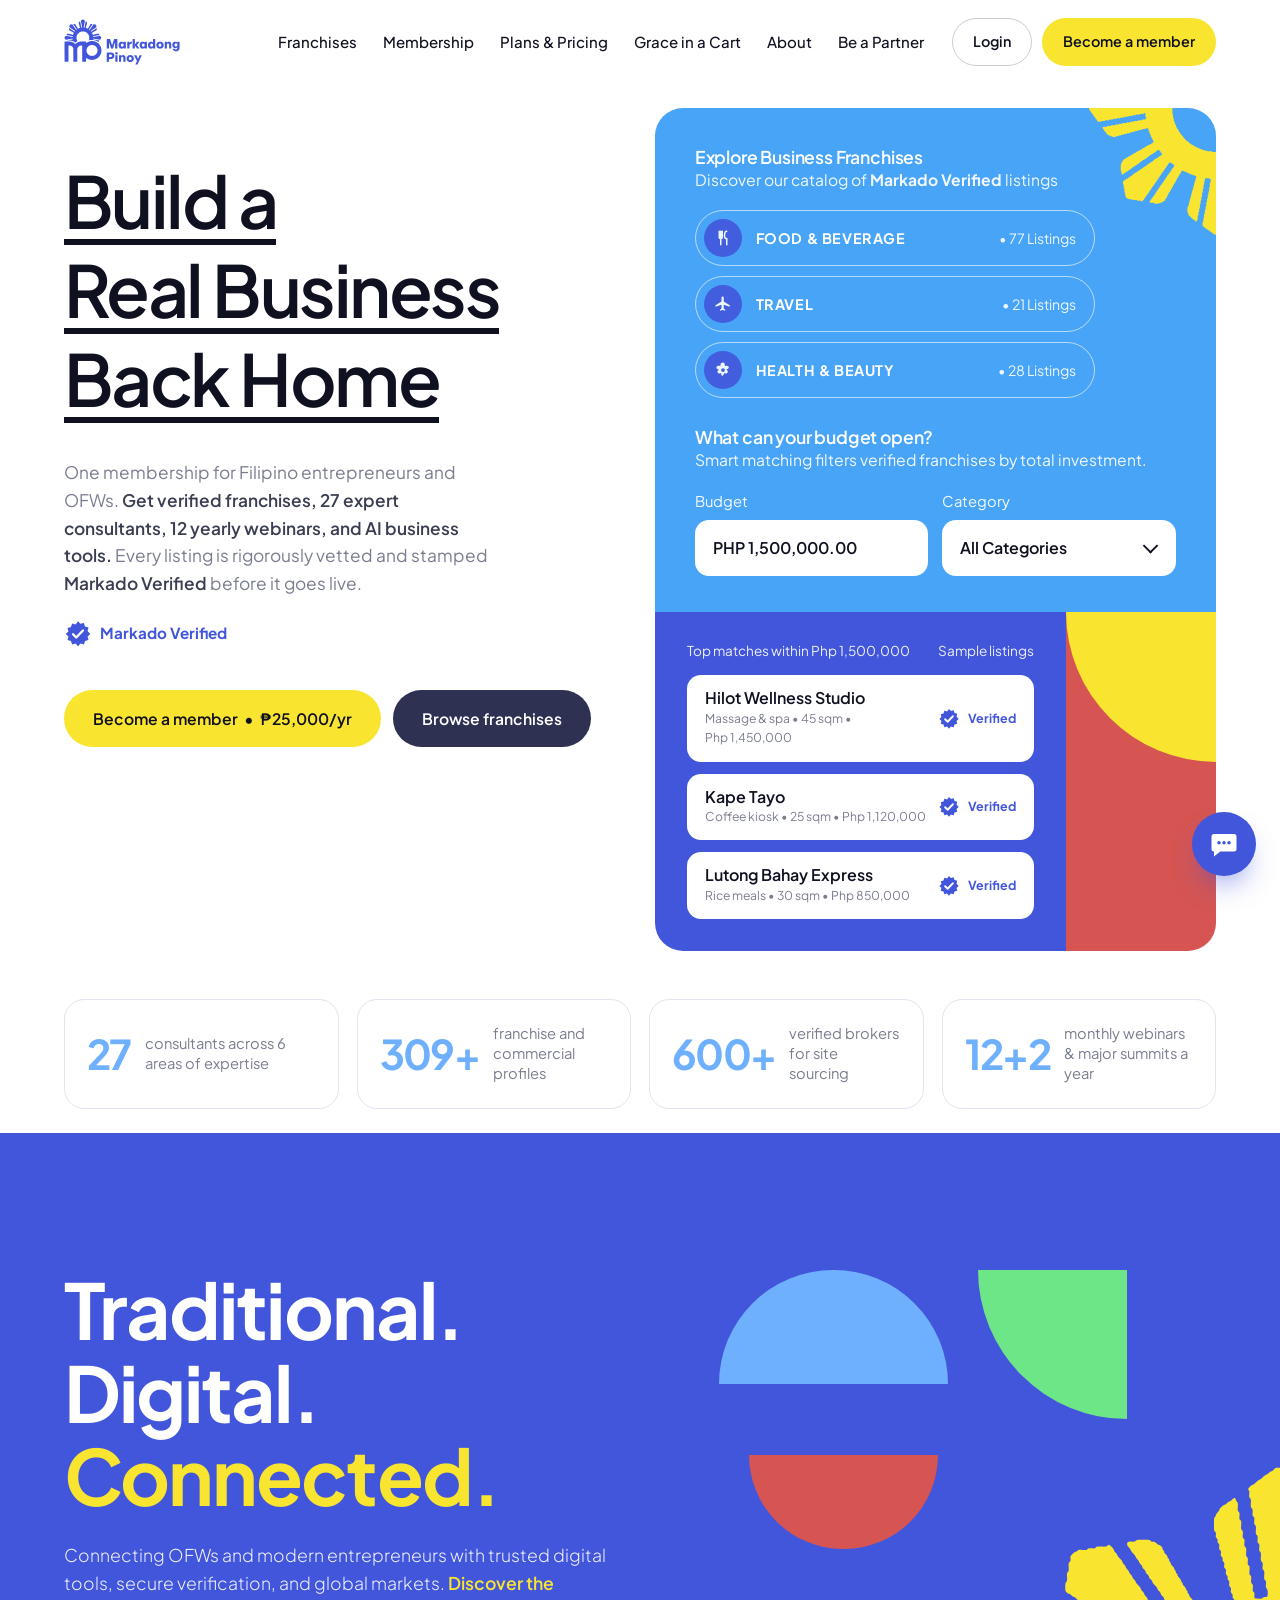
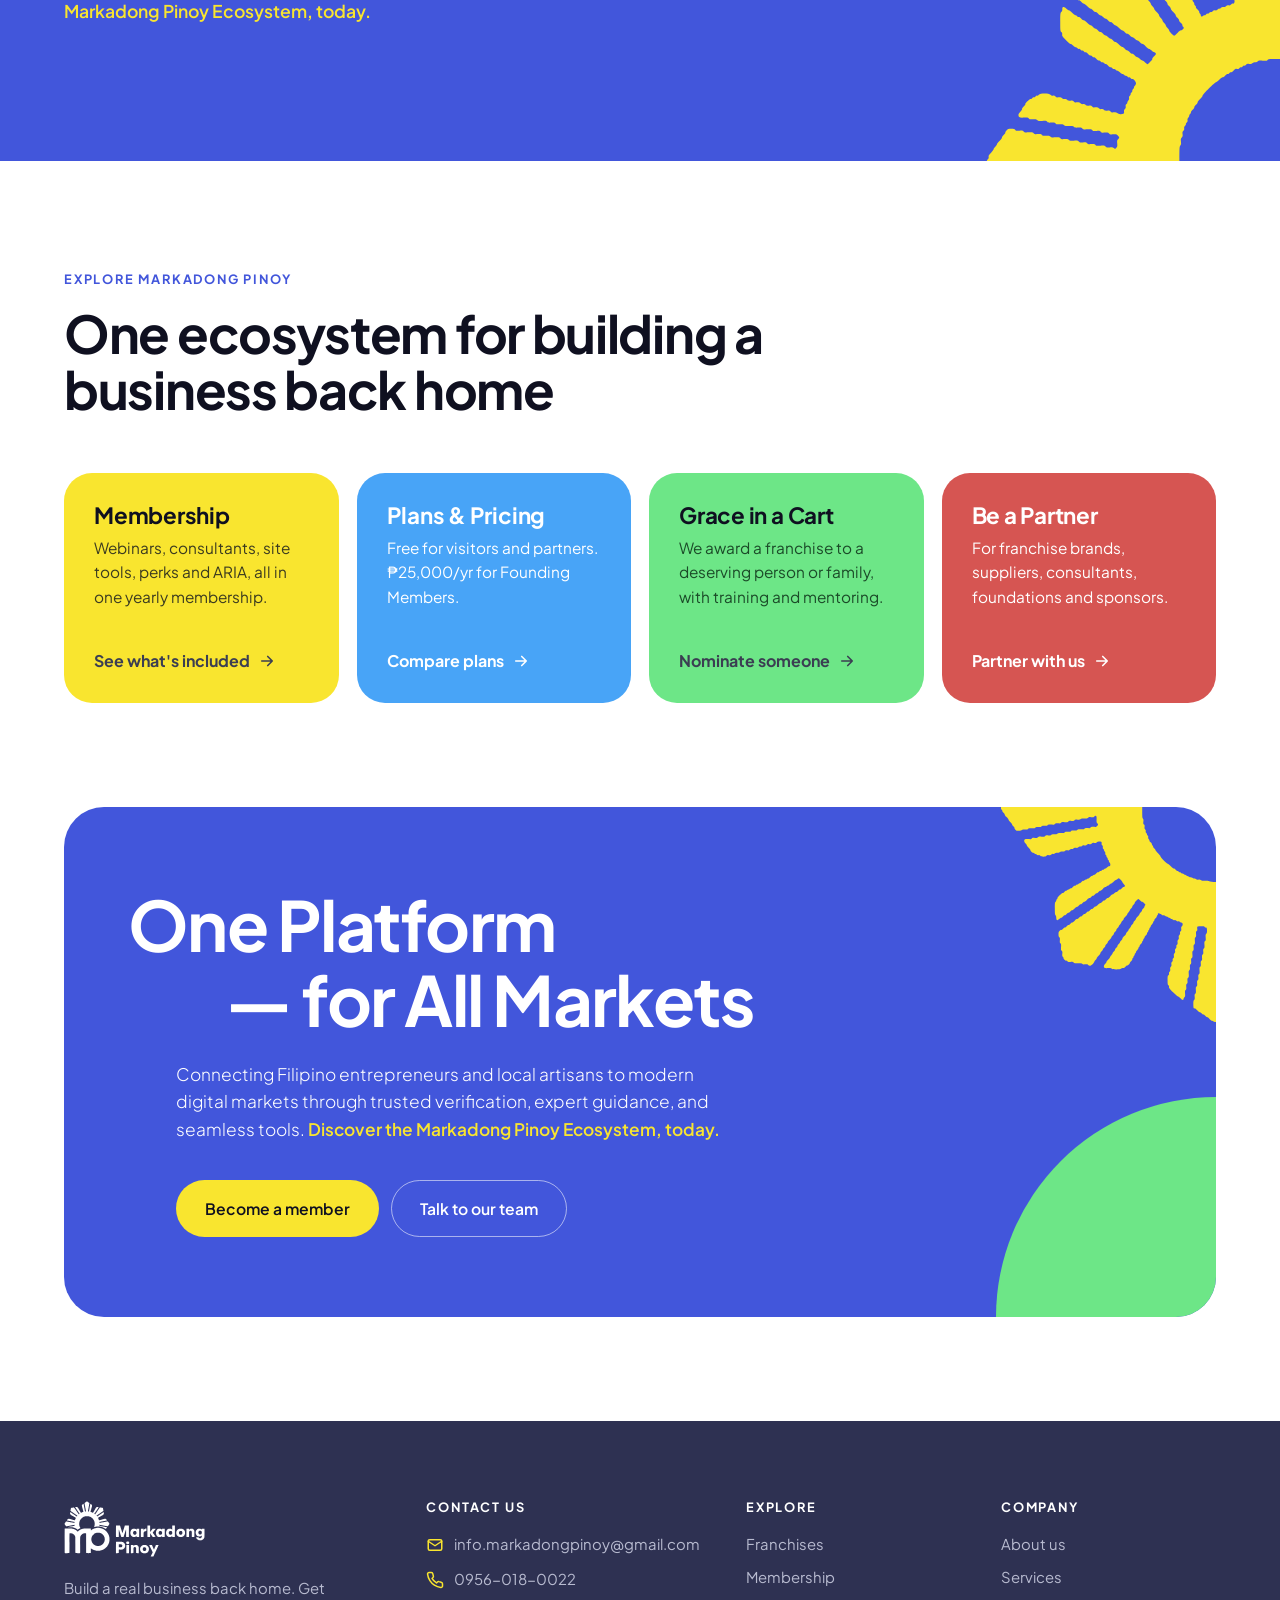
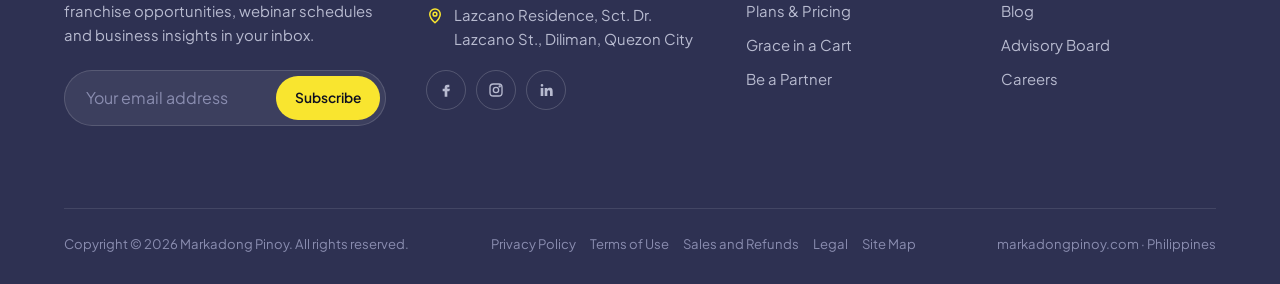
<file: index.html>
<!DOCTYPE html>
<html lang="en">
<head>
<meta charset="UTF-8">
<meta name="viewport" content="width=device-width, initial-scale=1">
<title>Markadong Pinoy — Build a Real Business Back Home</title>
<meta name="description" content="One membership for Filipino entrepreneurs and OFWs. Verified franchises, 27 expert consultants, 12 yearly webinars and AI business tools — every listing stamped Markado Verified.">
<link rel="icon" type="image/svg+xml" href="assets/favicon.svg">
<link rel="icon" type="image/png" href="assets/favicon.png">
<link rel="apple-touch-icon" href="assets/apple-touch-icon.png">
<link rel="preconnect" href="https://fonts.googleapis.com">
<link rel="preconnect" href="https://fonts.gstatic.com" crossorigin>
<link href="https://fonts.googleapis.com/css2?family=Plus+Jakarta+Sans:wght@300;400;500;600;700;800&display=swap" rel="stylesheet">
<link rel="stylesheet" href="assets/site.css">
</head>
<body>

<!-- Markado Verified seal (reused) -->
<svg width="0" height="0" style="position:absolute" aria-hidden="true">
  <defs>
    <symbol id="seal" viewBox="0 0 48 48">
      <path fill="currentColor" d="M24 2l4.2 4.6 6-1.6 1.8 6 6 1.8-1.6 6L45 24l-4.6 4.2 1.6 6-6 1.8-1.8 6-6-1.6L24 45l-4.2-4.6-6 1.6-1.8-6-6-1.8 1.6-6L3 24l4.6-4.2-1.6-6 6-1.8 1.8-6 6 1.6z"/>
      <path d="M15.5 24.5l5.5 5.5 11.5-12" fill="none" stroke="#fff" stroke-width="4" stroke-linecap="round" stroke-linejoin="round"/>
    </symbol>
    <symbol id="check" viewBox="0 0 24 24"><path d="M5 12.5l4.5 4.5L19 7.5" fill="none" stroke="currentColor" stroke-width="2.6" stroke-linecap="round" stroke-linejoin="round"/></symbol>
  </defs>
</svg>

<header id="top">
  <nav class="container nav" aria-label="Main">
    <a href="./" class="brand" aria-label="Markadong Pinoy home"><img src="assets/logo.svg" alt="Markadong Pinoy"></a>
    <button class="menu-btn" aria-label="Open menu" aria-expanded="false" aria-controls="navLinks">
      <svg viewBox="0 0 24 24" fill="none" stroke="currentColor" stroke-width="2" stroke-linecap="round"><path d="M4 7h16M4 12h16M4 17h16"/></svg>
    </button>
    <ul class="nav-links" id="navLinks">
      <li><a href="franchises.html">Franchises</a></li>
      <li><a href="membership.html">Membership</a></li>
      <li><a href="pricing.html">Plans &amp; Pricing</a></li>
      <li><a href="grace-in-a-cart.html">Grace in a Cart</a></li>
      <li><a href="about.html">About</a></li>
      <li><a href="partner.html">Be a Partner</a></li>
      <li class="mobile-cta"><a href="#" class="btn btn-outline">Login</a><a href="pricing.html" class="btn btn-yellow">Become a member</a></li>
    </ul>
    <div class="nav-cta">
      <a href="#" class="btn btn-outline">Login</a>
      <a href="pricing.html" class="btn btn-yellow">Become a member</a>
    </div>
  </nav>
</header>

<main>
<!-- ============ HERO ============ -->
  <section class="hero">
    <div class="container hero-grid">
      <div class="hero-copy reveal">
        <h1 class="ruled"><span>Build a</span><br><span>Real Business</span><br><span>Back Home</span></h1>
        <p class="hero-sub">One membership for Filipino entrepreneurs and OFWs. <b>Get verified franchises, 27 expert consultants, 12 yearly webinars, and AI business tools.</b> Every listing is rigorously vetted and stamped <b>Markado Verified</b> before it goes live.</p>
        <span class="verified"><svg><use href="#seal"/></svg>Markado Verified</span>
        <div class="hero-ctas">
          <a href="pricing.html" class="btn btn-yellow">Become a member &nbsp;•&nbsp; ₱25,000/yr</a>
          <a href="#matcher" class="btn btn-navy">Browse franchises</a>
        </div>
      </div>

      <div class="hero-panel reveal" id="matcher">
        <div class="panel-top">
          <img src="assets/sun.svg" alt="" class="hero-sun" aria-hidden="true">
          <h3>Explore Business Franchises</h3>
          <p>Discover our catalog of <b>Markado Verified</b> listings</p>
          <div class="cat-list" role="group" aria-label="Franchise categories">
            <button class="cat" data-cat="food"><span class="ic"><svg viewBox="0 0 24 24" fill="none" stroke="currentColor" stroke-width="2" stroke-linecap="round"><path d="M7 3v8a2 2 0 0 0 4 0V3M9 3v18M17 3c-2 0-3 3-3 6s1 4 3 4v8"/></svg></span><strong>Food &amp; Beverage</strong><span>• 77 Listings</span></button>
            <button class="cat" data-cat="travel"><span class="ic"><svg viewBox="0 0 24 24" fill="currentColor"><path d="M21 15.5v-2l-8-5V3.5a1.5 1.5 0 0 0-3 0V8.5l-8 5v2l8-2.5V18l-2 1.5V21l3.5-1 3.5 1v-1.5L13 18v-5z"/></svg></span><strong>Travel</strong><span>• 21 Listings</span></button>
            <button class="cat" data-cat="beauty"><span class="ic"><svg viewBox="0 0 24 24" fill="currentColor"><path d="M12 2c1.4 0 2.5 1.6 2.5 3.5 0 .5-.1 1-.2 1.4.4-.3.9-.5 1.4-.6 1.9-.4 3.7.4 4 1.8.3 1.4-1 2.8-2.9 3.2l-.4.1.3.2c1.6 1 2.2 2.8 1.4 4-.8 1.2-2.7 1.3-4.3.3l-.3-.2v.4c0 1.9-1.1 3.5-2.5 3.5S9.5 18 9.5 16.1v-.4l-.3.2c-1.6 1-3.5.9-4.3-.3-.8-1.2-.2-3 1.4-4l.3-.2-.4-.1C4.3 11 3 9.6 3.3 8.2c.3-1.4 2.1-2.2 4-1.8.5.1 1 .3 1.4.6-.1-.4-.2-.9-.2-1.4C8.5 3.6 9.6 2 12 2zm0 7.5a2.5 2.5 0 1 0 0 5 2.5 2.5 0 0 0 0-5z"/></svg></span><strong>Health &amp; Beauty</strong><span>• 28 Listings</span></button>
          </div>
          <h3>What can your budget open?</h3>
          <p>Smart matching filters verified franchises by total investment.</p>
          <div class="matcher" style="margin-top:18px">
            <div><label for="budget">Budget</label><input id="budget" inputmode="numeric" value="PHP 1,500,000.00" aria-describedby="resultCount"></div>
            <div><label for="category">Category</label><div class="select-wrap"><select id="category"><option value="all">All Categories</option><option value="food">Food &amp; Beverage</option><option value="travel">Travel</option><option value="beauty">Health &amp; Beauty</option></select></div></div>
          </div>
        </div>
        <div class="panel-bottom">
          <div class="results" aria-live="polite">
            <div class="results-head"><span id="resultCount">Matches</span><span>Sample listings</span></div>
            <div id="results"></div>
          </div>
          <div class="panel-accent" aria-hidden="true"></div>
        </div>
      </div>
    </div>
  </section>

  <!-- ============ STATS ============ -->
  <section class="stats" aria-label="Markadong Pinoy in numbers">
    <div class="container stats-grid">
      <div class="stat reveal"><b>27</b><span>consultants across 6 areas of expertise</span></div>
      <div class="stat reveal"><b>309+</b><span>franchise and commercial profiles</span></div>
      <div class="stat reveal"><b>600+</b><span>verified brokers for site sourcing</span></div>
      <div class="stat reveal"><b>12+2</b><span>monthly webinars &amp; major summits a year</span></div>
    </div>
  </section>

  <!-- ============ BRAND BAND ============ -->
  <section class="band">
    <img src="assets/sun.svg" alt="" class="band-sun" aria-hidden="true">
    <div class="container band-grid">
      <div class="reveal">
        <h2 style="font-size:clamp(2.6rem,6vw,5rem)">Traditional.<br>Digital.<br><span class="hl">Connected.</span></h2>
        <p>Connecting OFWs and modern entrepreneurs with trusted digital tools, secure verification, and global markets. <b>Discover the Markadong Pinoy Ecosystem, today.</b></p>
      </div>
      <div class="shapes reveal" aria-hidden="true">
        <div class="shape half-up" style="width:46%;aspect-ratio:2/1;background:var(--sky-soft);left:0;top:8%"></div>
        <div class="shape quarter" style="width:30%;aspect-ratio:1;background:var(--green);left:52%;top:8%;border-radius:0 0 0 100%"></div>
        <div class="shape half-down" style="width:38%;aspect-ratio:2/1;background:var(--red);left:6%;top:52%"></div>
      </div>
    </div>
  </section>

    <!-- ============ EXPLORE ============ -->
  <section id="explore">
    <div class="container">
      <div class="section-head reveal">
        <span class="kicker">Explore Markadong Pinoy</span>
        <h2>One ecosystem for building a business back home</h2>
      </div>
      <div class="teasers">
        <a href="membership.html" class="teaser t-yellow reveal"><div><h3>Membership</h3><p>Webinars, consultants, site tools, perks and ARIA, all in one yearly membership.</p></div><span class="go">See what's included <svg viewBox="0 0 24 24" fill="none" stroke="currentColor" stroke-width="2.2" stroke-linecap="round" stroke-linejoin="round"><path d="M5 12h14M13 6l6 6-6 6"/></svg></span></a>
        <a href="pricing.html" class="teaser t-sky reveal"><div><h3>Plans &amp; Pricing</h3><p>Free for visitors and partners. ₱25,000/yr for Founding Members.</p></div><span class="go">Compare plans <svg viewBox="0 0 24 24" fill="none" stroke="currentColor" stroke-width="2.2" stroke-linecap="round" stroke-linejoin="round"><path d="M5 12h14M13 6l6 6-6 6"/></svg></span></a>
        <a href="grace-in-a-cart.html" class="teaser t-green reveal"><div><h3>Grace in a Cart</h3><p>We award a franchise to a deserving person or family, with training and mentoring.</p></div><span class="go">Nominate someone <svg viewBox="0 0 24 24" fill="none" stroke="currentColor" stroke-width="2.2" stroke-linecap="round" stroke-linejoin="round"><path d="M5 12h14M13 6l6 6-6 6"/></svg></span></a>
        <a href="partner.html" class="teaser t-red reveal"><div><h3>Be a Partner</h3><p>For franchise brands, suppliers, consultants, foundations and sponsors.</p></div><span class="go">Partner with us <svg viewBox="0 0 24 24" fill="none" stroke="currentColor" stroke-width="2.2" stroke-linecap="round" stroke-linejoin="round"><path d="M5 12h14M13 6l6 6-6 6"/></svg></span></a>
      </div>
    </div>
  </section>

<!-- ============ CTA POSTER ============ -->
  <section style="padding-top:0;padding-bottom:0">
    <div class="container">
      <div class="poster reveal">
        <img src="assets/sun.svg" alt="" class="sun-deco" aria-hidden="true">
        <span class="s-y" aria-hidden="true"></span><span class="s-g" aria-hidden="true"></span><span class="s-r" aria-hidden="true"></span>
        <h2>One Platform<span class="indent">— for All Markets</span></h2>
        <p>Connecting Filipino entrepreneurs and local artisans to modern digital markets through trusted verification, expert guidance, and seamless tools. <b>Discover the Markadong Pinoy Ecosystem, today.</b></p>
        <div class="ctas" style="margin-left:calc(1.4 * clamp(2.4rem,5.4vw,4.6rem) * .5)">
          <a href="pricing.html" class="btn btn-yellow">Become a member</a>
          <a href="mailto:info.markadongpinoy@gmail.com" class="btn btn-outline-light">Talk to our team</a>
        </div>
      </div>
    </div>
  </section>
</main>

<footer id="contact">
  <div class="container">
    <div class="foot-grid">
      <div class="foot-brand">
        <a href="./"><img src="assets/logo-white.svg" alt="Markadong Pinoy"></a>
        <p>Build a real business back home. Get franchise opportunities, webinar schedules and business insights in your inbox.</p>
        <form class="subscribe" id="subscribeForm">
          <label for="email" style="position:absolute;left:-9999px">Email address</label>
          <input id="email" type="email" placeholder="Your email address" required>
          <button class="btn btn-yellow" type="submit">Subscribe</button>
        </form>
        <div class="form-msg" id="formMsg" role="status"></div>
      </div>
      <div>
        <h4>Contact us</h4>
        <div class="contact-item"><svg viewBox="0 0 24 24" fill="none" stroke="currentColor" stroke-width="2" stroke-linecap="round" stroke-linejoin="round"><rect x="3" y="5" width="18" height="14" rx="2"/><path d="M3 7l9 6 9-6"/></svg><a href="mailto:info.markadongpinoy@gmail.com">info.markadongpinoy@gmail.com</a></div>
        <div class="contact-item"><svg viewBox="0 0 24 24" fill="none" stroke="currentColor" stroke-width="2" stroke-linecap="round" stroke-linejoin="round"><path d="M22 16.9v3a2 2 0 0 1-2.2 2 19.8 19.8 0 0 1-8.6-3.1 19.5 19.5 0 0 1-6-6A19.8 19.8 0 0 1 2.1 4.2 2 2 0 0 1 4.1 2h3a2 2 0 0 1 2 1.7c.1 1 .4 1.9.7 2.8a2 2 0 0 1-.5 2.1L8 9.9a16 16 0 0 0 6 6l1.3-1.3a2 2 0 0 1 2.1-.4c.9.3 1.8.6 2.8.7a2 2 0 0 1 1.7 2z"/></svg><a href="tel:+639560180022">0956-018-0022</a></div>
        <div class="contact-item"><svg viewBox="0 0 24 24" fill="none" stroke="currentColor" stroke-width="2" stroke-linecap="round" stroke-linejoin="round"><path d="M12 21s-7-6.2-7-11.5A7 7 0 0 1 19 9.5C19 14.8 12 21 12 21z"/><circle cx="12" cy="9.5" r="2.5"/></svg><span>Lazcano Residence, Sct. Dr. Lazcano St., Diliman, Quezon City</span></div>
        <div class="socials">
          <a href="#" aria-label="Facebook"><svg viewBox="0 0 24 24" fill="currentColor"><path d="M14 8h3V4h-3c-2.8 0-4 1.7-4 4.3V10H7v4h3v8h4v-8h3l1-4h-4V8.5c0-.3.2-.5.5-.5z"/></svg></a>
          <a href="#" aria-label="Instagram @markadongpinoy_ph"><svg viewBox="0 0 24 24" fill="none" stroke="currentColor" stroke-width="2"><rect x="3" y="3" width="18" height="18" rx="5"/><circle cx="12" cy="12" r="4"/><circle cx="17.5" cy="6.5" r=".8" fill="currentColor"/></svg></a>
          <a href="#" aria-label="LinkedIn"><svg viewBox="0 0 24 24" fill="currentColor"><path d="M4 9h4v12H4zM6 3a2 2 0 1 1 0 4 2 2 0 0 1 0-4zM10 9h3.8v1.7c.6-1 1.9-2 3.9-2 4 0 4.3 2.6 4.3 6V21h-4v-5.5c0-1.4 0-3.1-1.9-3.1s-2.1 1.5-2.1 3V21h-4z"/></svg></a>
        </div>
      </div>
      <div>
        <h4>Explore</h4>
        <ul><li><a href="#matcher">Franchises</a></li><li><a href="membership.html">Membership</a></li><li><a href="pricing.html">Plans &amp; Pricing</a></li><li><a href="grace-in-a-cart.html">Grace in a Cart</a></li><li><a href="partner.html">Be a Partner</a></li></ul>
      </div>
      <div>
        <h4>Company</h4>
        <ul><li><a href="about.html">About us</a></li><li><a href="about.html#services">Services</a></li><li><a href="#">Blog</a></li><li><a href="#">Advisory Board</a></li><li><a href="#">Careers</a></li></ul>
      </div>
    </div>
    <div class="foot-bottom">
      <span>Copyright © <span id="year">2026</span> Markadong Pinoy. All rights reserved.</span>
      <span class="legal-links"><a href="#">Privacy Policy</a><a href="#">Terms of Use</a><a href="#">Sales and Refunds</a><a href="#">Legal</a><a href="#">Site Map</a></span>
      <span>markadongpinoy.com · Philippines</span>
    </div>
  </div>
</footer>

<!-- ARIA assistant -->
<div class="aria-panel" id="ariaPanel" role="dialog" aria-label="ARIA assistant">
  <div class="aria-head"><img src="assets/mark.svg" alt=""><div><b>ARIA</b><small>Markadong Pinoy AI assistant</small></div></div>
  <div class="aria-body">
    <div class="aria-msg">Hi! I'm ARIA. I'm getting ready for launch — in the meantime, here's where to start:</div>
    <a href="#matcher">Find a franchise for my budget</a>
    <a href="pricing.html">Compare membership plans</a>
    <a href="grace-in-a-cart.html">Nominate someone for Grace in a Cart</a>
    <a href="mailto:info.markadongpinoy@gmail.com">Email the team</a>
  </div>
</div>
<button class="aria-btn" id="ariaBtn" aria-label="Chat with ARIA" aria-expanded="false" aria-controls="ariaPanel">
  <svg viewBox="0 0 24 24" fill="currentColor"><path d="M4 4h16a2 2 0 0 1 2 2v10a2 2 0 0 1-2 2H9l-5 4v-4a2 2 0 0 1-2-2V6a2 2 0 0 1 2-2z"/><circle cx="8" cy="11" r="1.4" fill="var(--blue)"/><circle cx="12" cy="11" r="1.4" fill="var(--blue)"/><circle cx="16" cy="11" r="1.4" fill="var(--blue)"/></svg>
</button>

<script src="assets/site.js"></script>
</body>
</html>
</file>
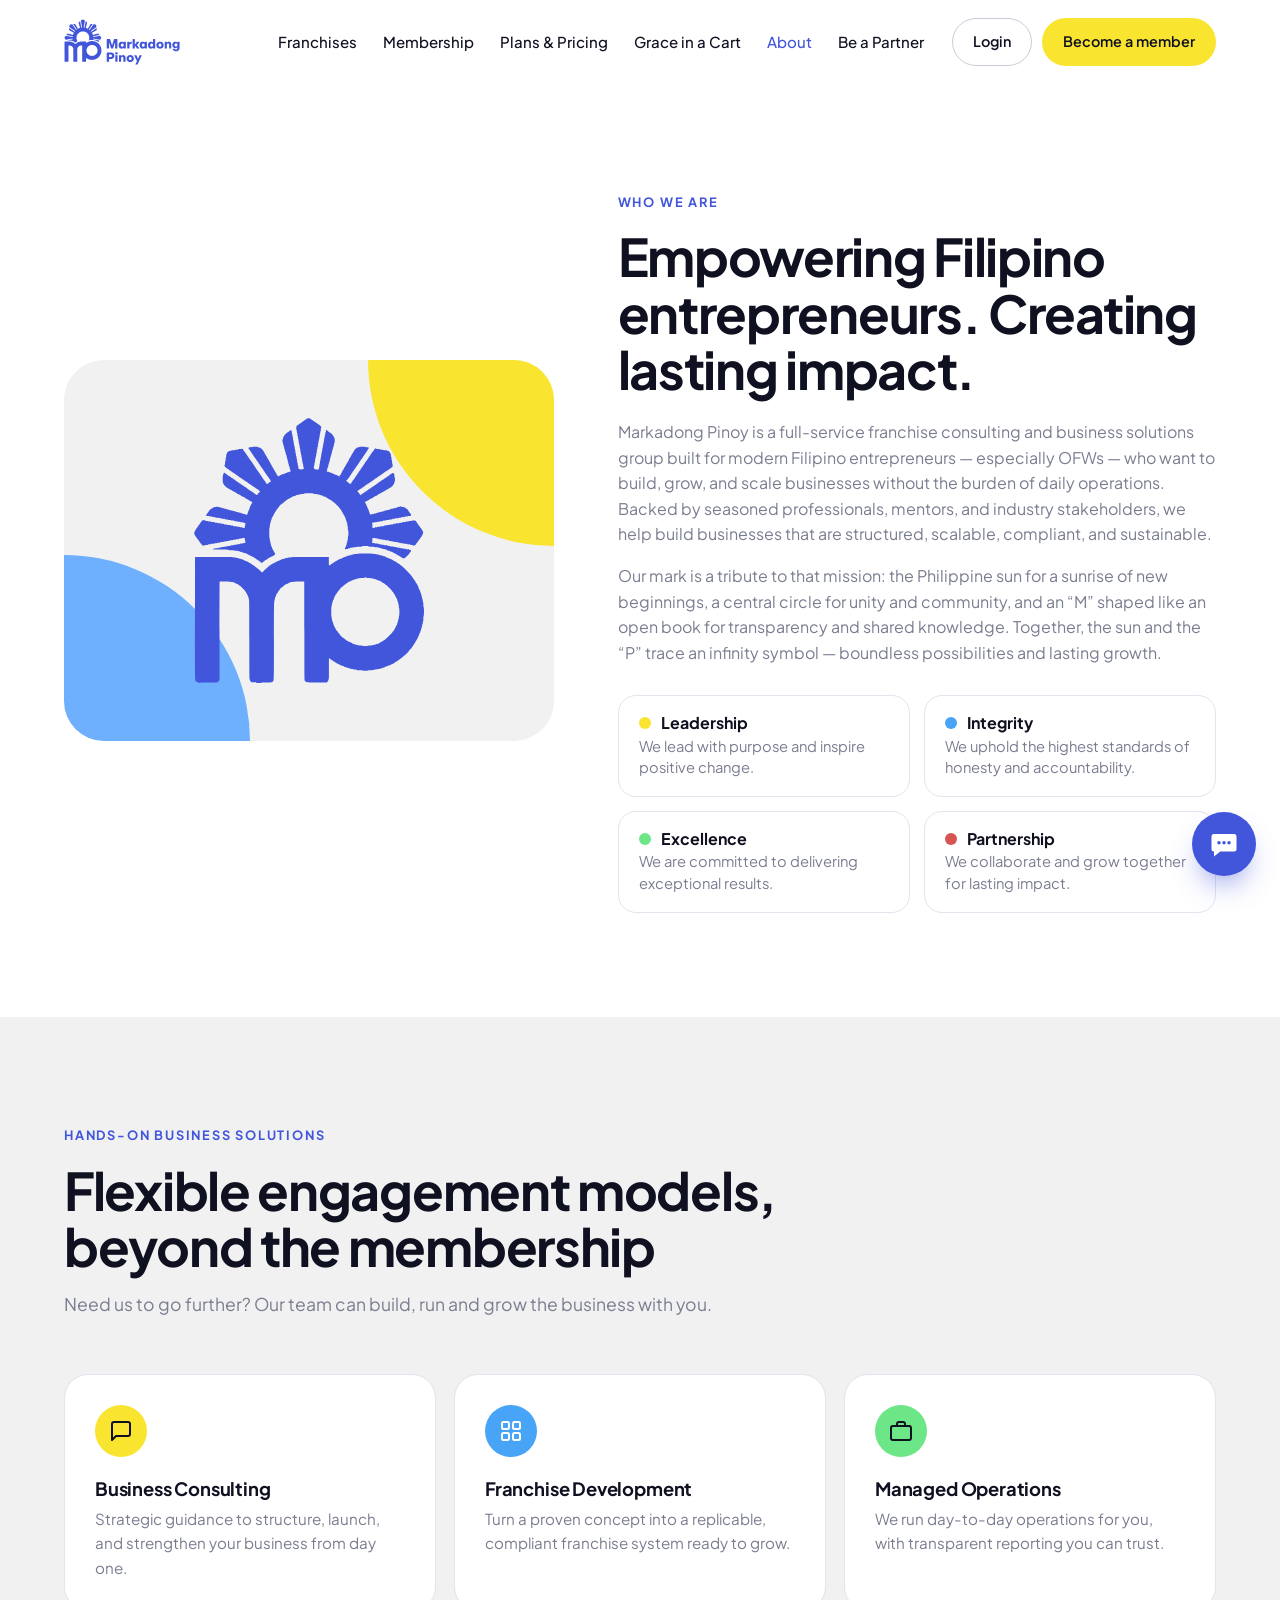
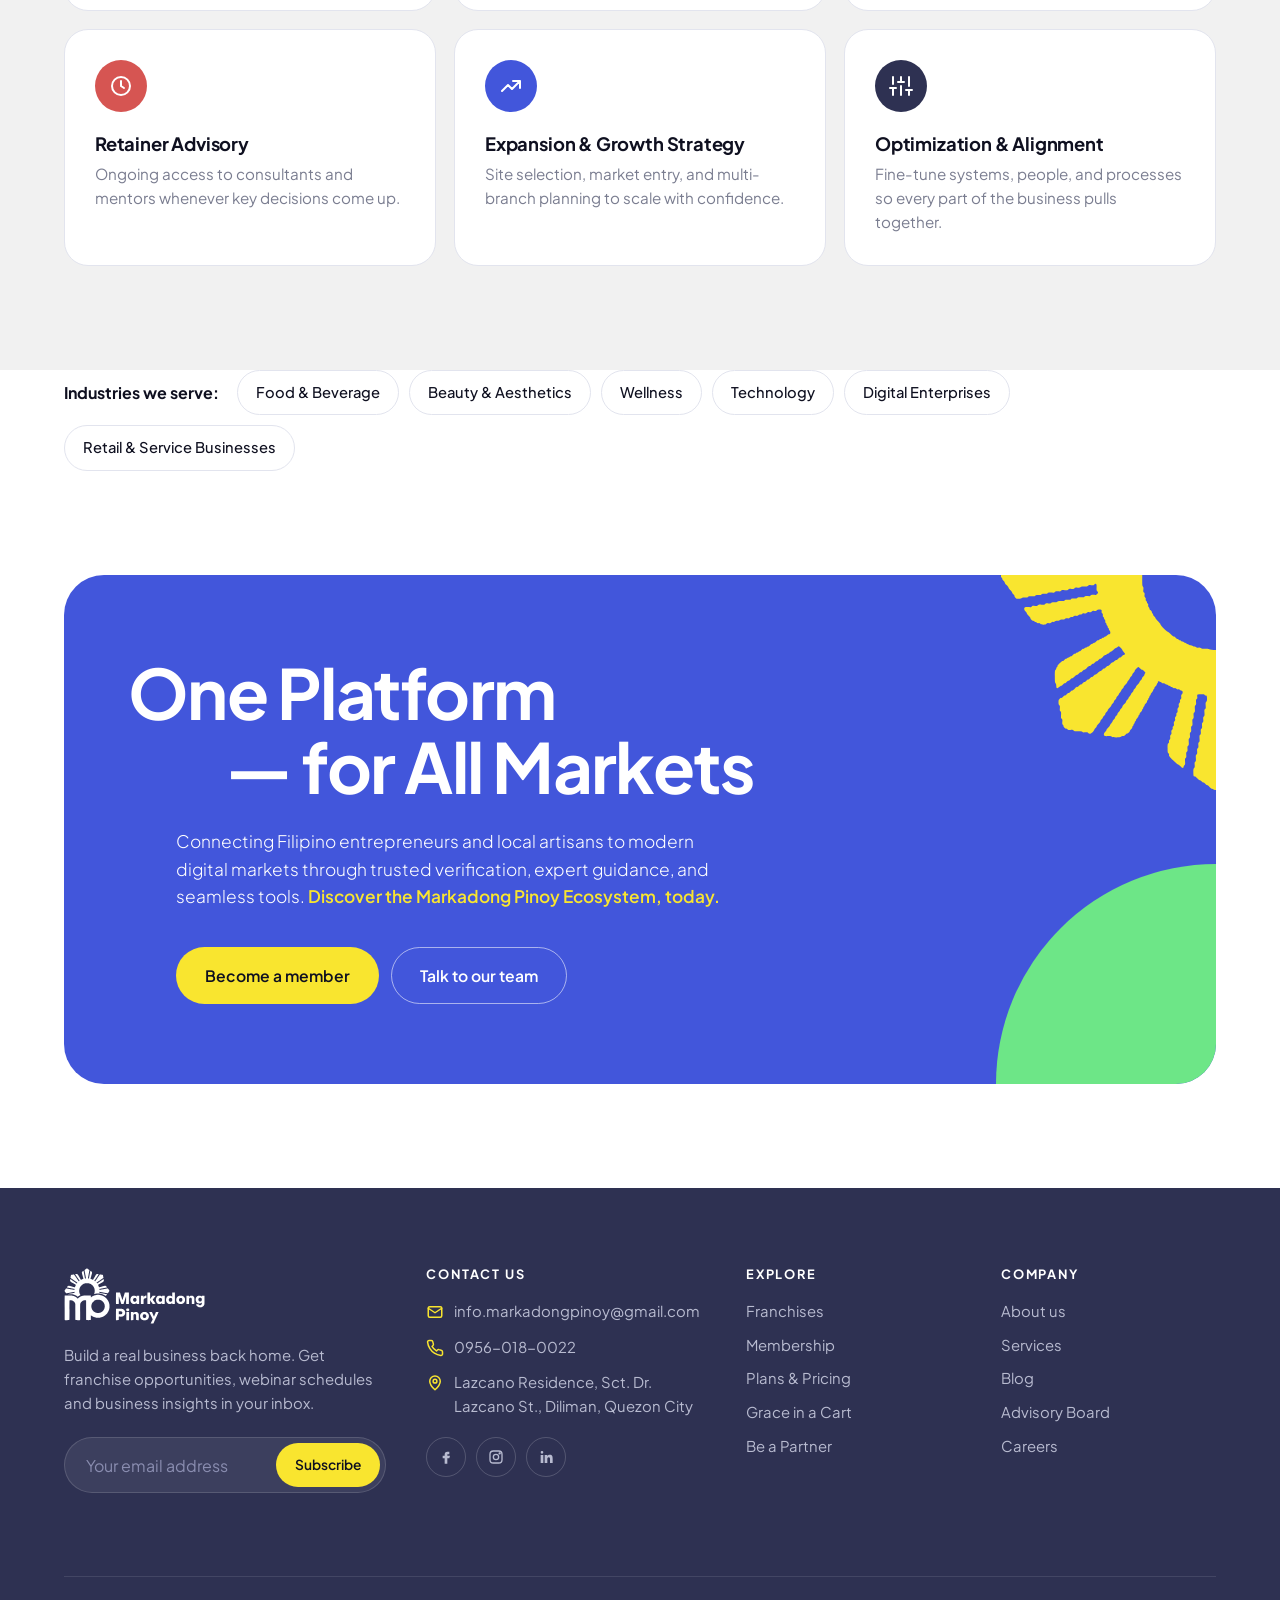
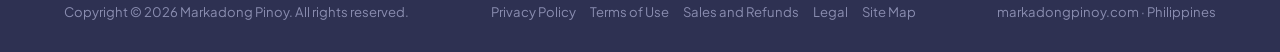
<file: about.html>
<!DOCTYPE html>
<html lang="en">
<head>
<meta charset="UTF-8">
<meta name="viewport" content="width=device-width, initial-scale=1">
<title>About — Markadong Pinoy</title>
<meta name="description" content="Who we are, what we stand for, and the hands-on business solutions behind Markadong Pinoy.">
<link rel="icon" type="image/svg+xml" href="assets/favicon.svg">
<link rel="icon" type="image/png" href="assets/favicon.png">
<link rel="apple-touch-icon" href="assets/apple-touch-icon.png">
<link rel="preconnect" href="https://fonts.googleapis.com">
<link rel="preconnect" href="https://fonts.gstatic.com" crossorigin>
<link href="https://fonts.googleapis.com/css2?family=Plus+Jakarta+Sans:wght@300;400;500;600;700;800&display=swap" rel="stylesheet">
<link rel="stylesheet" href="assets/site.css">
</head>
<body>

<!-- Markado Verified seal (reused) -->
<svg width="0" height="0" style="position:absolute" aria-hidden="true">
  <defs>
    <symbol id="seal" viewBox="0 0 48 48">
      <path fill="currentColor" d="M24 2l4.2 4.6 6-1.6 1.8 6 6 1.8-1.6 6L45 24l-4.6 4.2 1.6 6-6 1.8-1.8 6-6-1.6L24 45l-4.2-4.6-6 1.6-1.8-6-6-1.8 1.6-6L3 24l4.6-4.2-1.6-6 6-1.8 1.8-6 6 1.6z"/>
      <path d="M15.5 24.5l5.5 5.5 11.5-12" fill="none" stroke="#fff" stroke-width="4" stroke-linecap="round" stroke-linejoin="round"/>
    </symbol>
    <symbol id="check" viewBox="0 0 24 24"><path d="M5 12.5l4.5 4.5L19 7.5" fill="none" stroke="currentColor" stroke-width="2.6" stroke-linecap="round" stroke-linejoin="round"/></symbol>
  </defs>
</svg>

<header id="top">
  <nav class="container nav" aria-label="Main">
    <a href="./" class="brand" aria-label="Markadong Pinoy home"><img src="assets/logo.svg" alt="Markadong Pinoy"></a>
    <button class="menu-btn" aria-label="Open menu" aria-expanded="false" aria-controls="navLinks">
      <svg viewBox="0 0 24 24" fill="none" stroke="currentColor" stroke-width="2" stroke-linecap="round"><path d="M4 7h16M4 12h16M4 17h16"/></svg>
    </button>
    <ul class="nav-links" id="navLinks">
      <li><a href="franchises.html">Franchises</a></li>
      <li><a href="membership.html">Membership</a></li>
      <li><a href="pricing.html">Plans &amp; Pricing</a></li>
      <li><a href="grace-in-a-cart.html">Grace in a Cart</a></li>
      <li><a href="about.html" aria-current="page">About</a></li>
      <li><a href="partner.html">Be a Partner</a></li>
      <li class="mobile-cta"><a href="#" class="btn btn-outline">Login</a><a href="pricing.html" class="btn btn-yellow">Become a member</a></li>
    </ul>
    <div class="nav-cta">
      <a href="#" class="btn btn-outline">Login</a>
      <a href="pricing.html" class="btn btn-yellow">Become a member</a>
    </div>
  </nav>
</header>

<main>
<!-- ============ ABOUT ============ -->
  <section class="about" id="about">
    <div class="container about-grid">
      <div class="about-mark reveal" aria-hidden="true">
        <span class="q" style="background:var(--yellow);right:0;top:0;border-radius:0 0 0 100%"></span>
        <span class="q" style="background:var(--sky-soft);left:0;bottom:0;border-radius:0 100% 0 0"></span>
        <img src="assets/mark.svg" alt="">
      </div>
      <div class="reveal">
        <span class="kicker">Who we are</span>
        <h1 class="h2-size">Empowering Filipino entrepreneurs. Creating lasting impact.</h1>
        <p style="margin-top:22px">Markadong Pinoy is a full-service franchise consulting and business solutions group built for modern Filipino entrepreneurs — especially OFWs — who want to build, grow, and scale businesses without the burden of daily operations. Backed by seasoned professionals, mentors, and industry stakeholders, we help build businesses that are structured, scalable, compliant, and sustainable.</p>
        <p>Our mark is a tribute to that mission: the Philippine sun for a sunrise of new beginnings, a central circle for unity and community, and an “M” shaped like an open book for transparency and shared knowledge. Together, the sun and the “P” trace an infinity symbol — boundless possibilities and lasting growth.</p>
        <div class="values">
          <div class="value"><h4><i style="background:var(--yellow)"></i>Leadership</h4><p>We lead with purpose and inspire positive change.</p></div>
          <div class="value"><h4><i style="background:var(--sky)"></i>Integrity</h4><p>We uphold the highest standards of honesty and accountability.</p></div>
          <div class="value"><h4><i style="background:var(--green)"></i>Excellence</h4><p>We are committed to delivering exceptional results.</p></div>
          <div class="value"><h4><i style="background:var(--red)"></i>Partnership</h4><p>We collaborate and grow together for lasting impact.</p></div>
        </div>
      </div>
    </div>
  </section>

  <!-- ============ SERVICES ============ -->
  <section id="services" style="background:var(--grey)">
    <div class="container">
      <div class="section-head reveal">
        <span class="kicker">Hands-on business solutions</span>
        <h2>Flexible engagement models, beyond the membership</h2>
        <p class="lead">Need us to go further? Our team can build, run and grow the business with you.</p>
      </div>
      <div class="svc-grid">
        <article class="svc reveal"><div class="ic ic-y"><svg viewBox="0 0 24 24" fill="none" stroke="currentColor" stroke-width="2" stroke-linecap="round" stroke-linejoin="round"><path d="M21 15a2 2 0 0 1-2 2H7l-4 4V5a2 2 0 0 1 2-2h14a2 2 0 0 1 2 2z"/></svg></div><h3>Business Consulting</h3><p>Strategic guidance to structure, launch, and strengthen your business from day one.</p></article>
        <article class="svc reveal"><div class="ic ic-s"><svg viewBox="0 0 24 24" fill="none" stroke="currentColor" stroke-width="2" stroke-linecap="round" stroke-linejoin="round"><rect x="3" y="3" width="7" height="7" rx="1.5"/><rect x="14" y="3" width="7" height="7" rx="1.5"/><rect x="3" y="14" width="7" height="7" rx="1.5"/><rect x="14" y="14" width="7" height="7" rx="1.5"/></svg></div><h3>Franchise Development</h3><p>Turn a proven concept into a replicable, compliant franchise system ready to grow.</p></article>
        <article class="svc reveal"><div class="ic ic-g"><svg viewBox="0 0 24 24" fill="none" stroke="currentColor" stroke-width="2" stroke-linecap="round" stroke-linejoin="round"><rect x="2" y="7" width="20" height="14" rx="2"/><path d="M16 7V5a2 2 0 0 0-2-2h-4a2 2 0 0 0-2 2v2"/></svg></div><h3>Managed Operations</h3><p>We run day-to-day operations for you, with transparent reporting you can trust.</p></article>
        <article class="svc reveal"><div class="ic ic-r"><svg viewBox="0 0 24 24" fill="none" stroke="currentColor" stroke-width="2" stroke-linecap="round"><circle cx="12" cy="12" r="9"/><path d="M12 7v5l3 2"/></svg></div><h3>Retainer Advisory</h3><p>Ongoing access to consultants and mentors whenever key decisions come up.</p></article>
        <article class="svc reveal"><div class="ic ic-b"><svg viewBox="0 0 24 24" fill="none" stroke="currentColor" stroke-width="2" stroke-linecap="round" stroke-linejoin="round"><path d="M3 17l6-6 4 4 8-8M14 7h7v7"/></svg></div><h3>Expansion &amp; Growth Strategy</h3><p>Site selection, market entry, and multi-branch planning to scale with confidence.</p></article>
        <article class="svc reveal"><div class="ic ic-n"><svg viewBox="0 0 24 24" fill="none" stroke="currentColor" stroke-width="2" stroke-linecap="round"><path d="M4 21v-7M4 10V3M12 21v-9M12 8V3M20 21v-5M20 12V3M1 14h6M9 8h6M17 16h6"/></svg></div><h3>Optimization &amp; Alignment</h3><p>Fine-tune systems, people, and processes so every part of the business pulls together.</p></article>
      </div>
    </div>
  </section>

    <!-- ============ INDUSTRIES ============ -->
  <section class="industries-sec">
    <div class="container">
      <div class="industries reveal" style="margin-top:0">
        <strong>Industries we serve:</strong>
        <span class="chip">Food &amp; Beverage</span><span class="chip">Beauty &amp; Aesthetics</span><span class="chip">Wellness</span><span class="chip">Technology</span><span class="chip">Digital Enterprises</span><span class="chip">Retail &amp; Service Businesses</span>
      </div>
    </div>
  </section>

<!-- ============ CTA POSTER ============ -->
  <section style="padding-top:0;padding-bottom:0">
    <div class="container">
      <div class="poster reveal">
        <img src="assets/sun.svg" alt="" class="sun-deco" aria-hidden="true">
        <span class="s-y" aria-hidden="true"></span><span class="s-g" aria-hidden="true"></span><span class="s-r" aria-hidden="true"></span>
        <h2>One Platform<span class="indent">— for All Markets</span></h2>
        <p>Connecting Filipino entrepreneurs and local artisans to modern digital markets through trusted verification, expert guidance, and seamless tools. <b>Discover the Markadong Pinoy Ecosystem, today.</b></p>
        <div class="ctas" style="margin-left:calc(1.4 * clamp(2.4rem,5.4vw,4.6rem) * .5)">
          <a href="pricing.html" class="btn btn-yellow">Become a member</a>
          <a href="mailto:info.markadongpinoy@gmail.com" class="btn btn-outline-light">Talk to our team</a>
        </div>
      </div>
    </div>
  </section>
</main>

<footer id="contact">
  <div class="container">
    <div class="foot-grid">
      <div class="foot-brand">
        <a href="./"><img src="assets/logo-white.svg" alt="Markadong Pinoy"></a>
        <p>Build a real business back home. Get franchise opportunities, webinar schedules and business insights in your inbox.</p>
        <form class="subscribe" id="subscribeForm">
          <label for="email" style="position:absolute;left:-9999px">Email address</label>
          <input id="email" type="email" placeholder="Your email address" required>
          <button class="btn btn-yellow" type="submit">Subscribe</button>
        </form>
        <div class="form-msg" id="formMsg" role="status"></div>
      </div>
      <div>
        <h4>Contact us</h4>
        <div class="contact-item"><svg viewBox="0 0 24 24" fill="none" stroke="currentColor" stroke-width="2" stroke-linecap="round" stroke-linejoin="round"><rect x="3" y="5" width="18" height="14" rx="2"/><path d="M3 7l9 6 9-6"/></svg><a href="mailto:info.markadongpinoy@gmail.com">info.markadongpinoy@gmail.com</a></div>
        <div class="contact-item"><svg viewBox="0 0 24 24" fill="none" stroke="currentColor" stroke-width="2" stroke-linecap="round" stroke-linejoin="round"><path d="M22 16.9v3a2 2 0 0 1-2.2 2 19.8 19.8 0 0 1-8.6-3.1 19.5 19.5 0 0 1-6-6A19.8 19.8 0 0 1 2.1 4.2 2 2 0 0 1 4.1 2h3a2 2 0 0 1 2 1.7c.1 1 .4 1.9.7 2.8a2 2 0 0 1-.5 2.1L8 9.9a16 16 0 0 0 6 6l1.3-1.3a2 2 0 0 1 2.1-.4c.9.3 1.8.6 2.8.7a2 2 0 0 1 1.7 2z"/></svg><a href="tel:+639560180022">0956-018-0022</a></div>
        <div class="contact-item"><svg viewBox="0 0 24 24" fill="none" stroke="currentColor" stroke-width="2" stroke-linecap="round" stroke-linejoin="round"><path d="M12 21s-7-6.2-7-11.5A7 7 0 0 1 19 9.5C19 14.8 12 21 12 21z"/><circle cx="12" cy="9.5" r="2.5"/></svg><span>Lazcano Residence, Sct. Dr. Lazcano St., Diliman, Quezon City</span></div>
        <div class="socials">
          <a href="#" aria-label="Facebook"><svg viewBox="0 0 24 24" fill="currentColor"><path d="M14 8h3V4h-3c-2.8 0-4 1.7-4 4.3V10H7v4h3v8h4v-8h3l1-4h-4V8.5c0-.3.2-.5.5-.5z"/></svg></a>
          <a href="#" aria-label="Instagram @markadongpinoy_ph"><svg viewBox="0 0 24 24" fill="none" stroke="currentColor" stroke-width="2"><rect x="3" y="3" width="18" height="18" rx="5"/><circle cx="12" cy="12" r="4"/><circle cx="17.5" cy="6.5" r=".8" fill="currentColor"/></svg></a>
          <a href="#" aria-label="LinkedIn"><svg viewBox="0 0 24 24" fill="currentColor"><path d="M4 9h4v12H4zM6 3a2 2 0 1 1 0 4 2 2 0 0 1 0-4zM10 9h3.8v1.7c.6-1 1.9-2 3.9-2 4 0 4.3 2.6 4.3 6V21h-4v-5.5c0-1.4 0-3.1-1.9-3.1s-2.1 1.5-2.1 3V21h-4z"/></svg></a>
        </div>
      </div>
      <div>
        <h4>Explore</h4>
        <ul><li><a href="franchises.html#matcher">Franchises</a></li><li><a href="membership.html">Membership</a></li><li><a href="pricing.html">Plans &amp; Pricing</a></li><li><a href="grace-in-a-cart.html">Grace in a Cart</a></li><li><a href="partner.html">Be a Partner</a></li></ul>
      </div>
      <div>
        <h4>Company</h4>
        <ul><li><a href="about.html">About us</a></li><li><a href="about.html#services">Services</a></li><li><a href="#">Blog</a></li><li><a href="#">Advisory Board</a></li><li><a href="#">Careers</a></li></ul>
      </div>
    </div>
    <div class="foot-bottom">
      <span>Copyright © <span id="year">2026</span> Markadong Pinoy. All rights reserved.</span>
      <span class="legal-links"><a href="#">Privacy Policy</a><a href="#">Terms of Use</a><a href="#">Sales and Refunds</a><a href="#">Legal</a><a href="#">Site Map</a></span>
      <span>markadongpinoy.com · Philippines</span>
    </div>
  </div>
</footer>

<!-- ARIA assistant -->
<div class="aria-panel" id="ariaPanel" role="dialog" aria-label="ARIA assistant">
  <div class="aria-head"><img src="assets/mark.svg" alt=""><div><b>ARIA</b><small>Markadong Pinoy AI assistant</small></div></div>
  <div class="aria-body">
    <div class="aria-msg">Hi! I'm ARIA. I'm getting ready for launch — in the meantime, here's where to start:</div>
    <a href="franchises.html#matcher">Find a franchise for my budget</a>
    <a href="pricing.html">Compare membership plans</a>
    <a href="grace-in-a-cart.html">Nominate someone for Grace in a Cart</a>
    <a href="mailto:info.markadongpinoy@gmail.com">Email the team</a>
  </div>
</div>
<button class="aria-btn" id="ariaBtn" aria-label="Chat with ARIA" aria-expanded="false" aria-controls="ariaPanel">
  <svg viewBox="0 0 24 24" fill="currentColor"><path d="M4 4h16a2 2 0 0 1 2 2v10a2 2 0 0 1-2 2H9l-5 4v-4a2 2 0 0 1-2-2V6a2 2 0 0 1 2-2z"/><circle cx="8" cy="11" r="1.4" fill="var(--blue)"/><circle cx="12" cy="11" r="1.4" fill="var(--blue)"/><circle cx="16" cy="11" r="1.4" fill="var(--blue)"/></svg>
</button>

<script src="assets/site.js"></script>
</body>
</html>
</file>
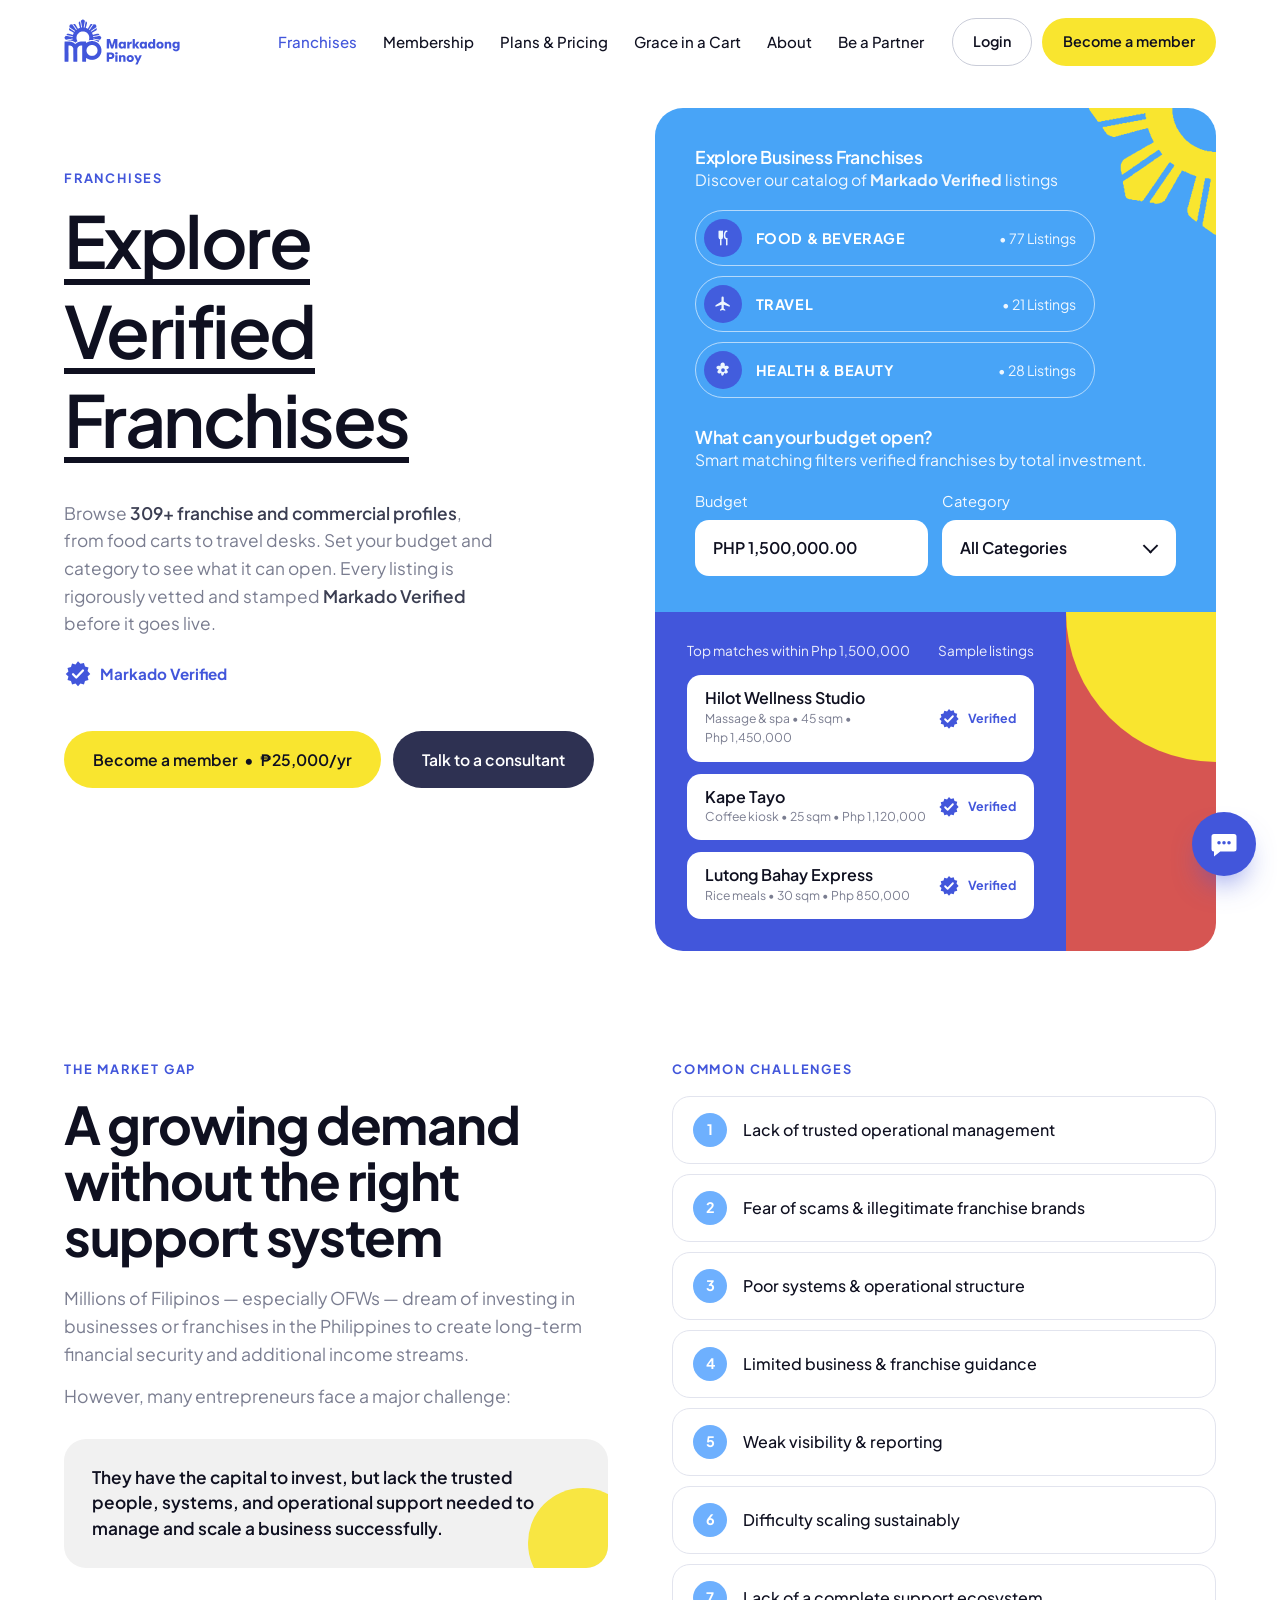
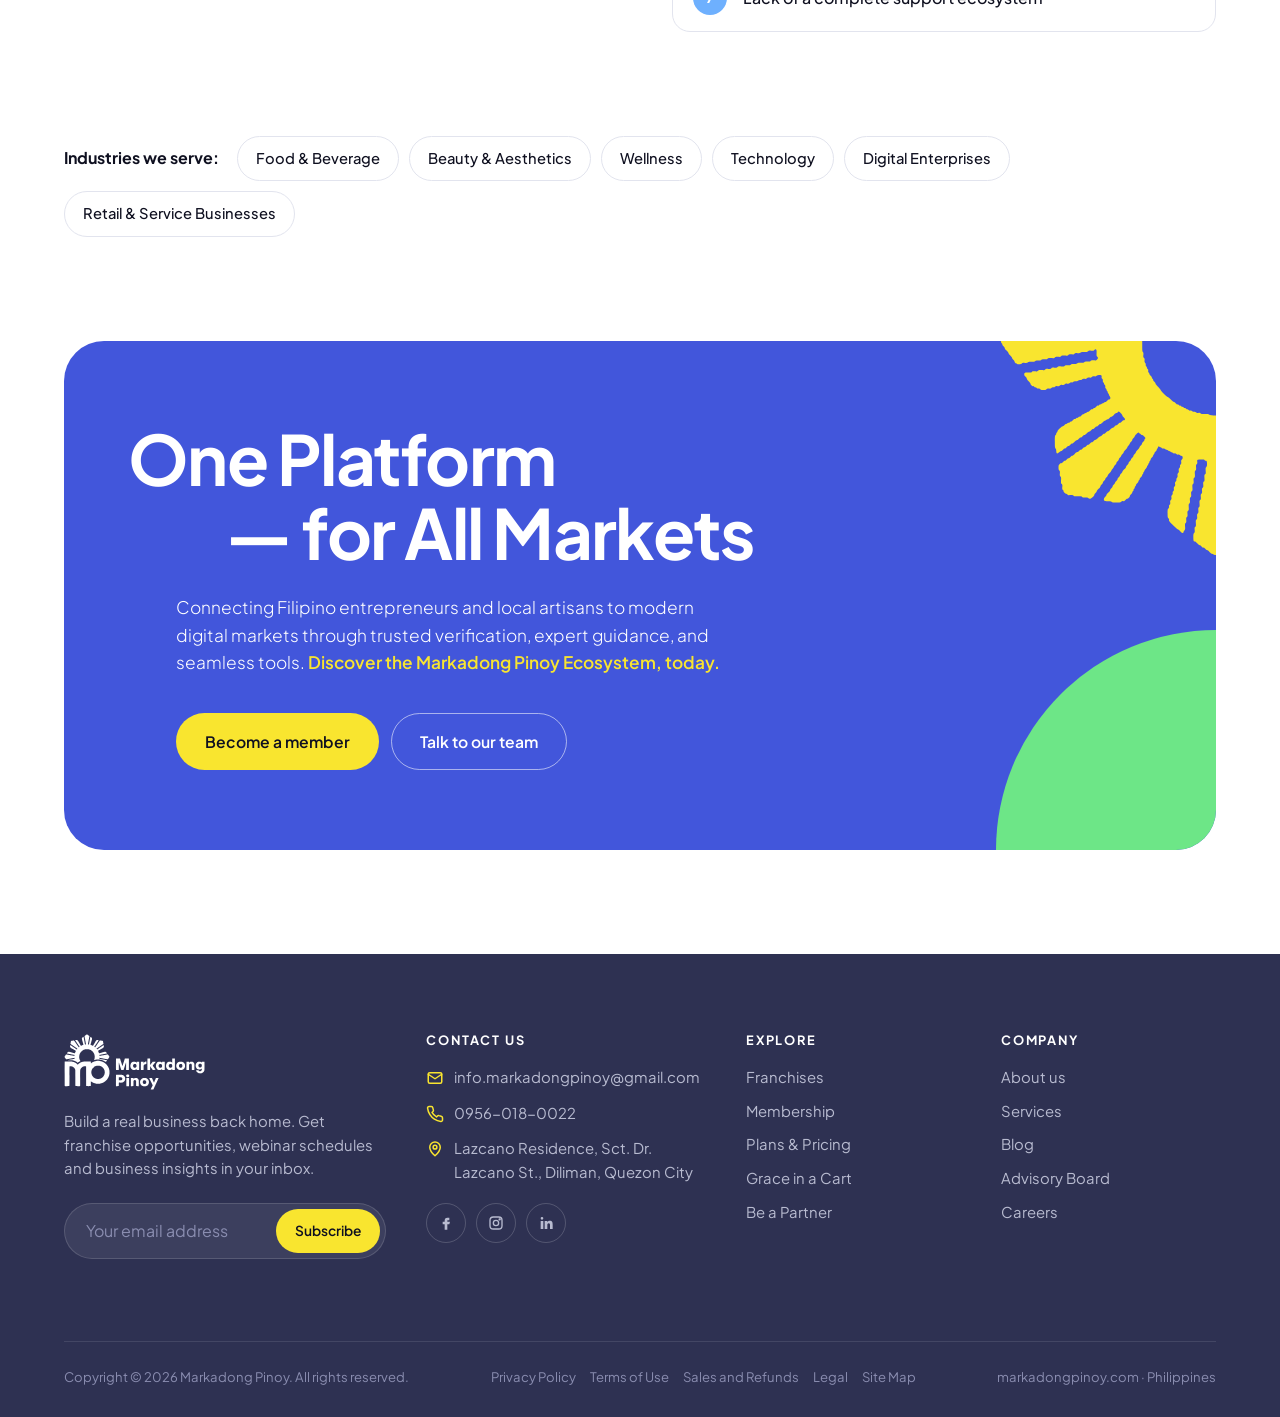
<file: franchises.html>
<!DOCTYPE html>
<html lang="en">
<head>
<meta charset="UTF-8">
<meta name="viewport" content="width=device-width, initial-scale=1">
<title>Franchises — Markadong Pinoy</title>
<meta name="description" content="Explore Markado Verified franchises and see what your budget can open.">
<link rel="icon" type="image/svg+xml" href="assets/favicon.svg">
<link rel="icon" type="image/png" href="assets/favicon.png">
<link rel="apple-touch-icon" href="assets/apple-touch-icon.png">
<link rel="preconnect" href="https://fonts.googleapis.com">
<link rel="preconnect" href="https://fonts.gstatic.com" crossorigin>
<link href="https://fonts.googleapis.com/css2?family=Plus+Jakarta+Sans:wght@300;400;500;600;700;800&display=swap" rel="stylesheet">
<link rel="stylesheet" href="assets/site.css">
</head>
<body>

<!-- Markado Verified seal (reused) -->
<svg width="0" height="0" style="position:absolute" aria-hidden="true">
  <defs>
    <symbol id="seal" viewBox="0 0 48 48">
      <path fill="currentColor" d="M24 2l4.2 4.6 6-1.6 1.8 6 6 1.8-1.6 6L45 24l-4.6 4.2 1.6 6-6 1.8-1.8 6-6-1.6L24 45l-4.2-4.6-6 1.6-1.8-6-6-1.8 1.6-6L3 24l4.6-4.2-1.6-6 6-1.8 1.8-6 6 1.6z"/>
      <path d="M15.5 24.5l5.5 5.5 11.5-12" fill="none" stroke="#fff" stroke-width="4" stroke-linecap="round" stroke-linejoin="round"/>
    </symbol>
    <symbol id="check" viewBox="0 0 24 24"><path d="M5 12.5l4.5 4.5L19 7.5" fill="none" stroke="currentColor" stroke-width="2.6" stroke-linecap="round" stroke-linejoin="round"/></symbol>
  </defs>
</svg>

<header id="top">
  <nav class="container nav" aria-label="Main">
    <a href="./" class="brand" aria-label="Markadong Pinoy home"><img src="assets/logo.svg" alt="Markadong Pinoy"></a>
    <button class="menu-btn" aria-label="Open menu" aria-expanded="false" aria-controls="navLinks">
      <svg viewBox="0 0 24 24" fill="none" stroke="currentColor" stroke-width="2" stroke-linecap="round"><path d="M4 7h16M4 12h16M4 17h16"/></svg>
    </button>
    <ul class="nav-links" id="navLinks">
      <li><a href="franchises.html" aria-current="page">Franchises</a></li>
      <li><a href="membership.html">Membership</a></li>
      <li><a href="pricing.html">Plans &amp; Pricing</a></li>
      <li><a href="grace-in-a-cart.html">Grace in a Cart</a></li>
      <li><a href="about.html">About</a></li>
      <li><a href="partner.html">Be a Partner</a></li>
      <li class="mobile-cta"><a href="#" class="btn btn-outline">Login</a><a href="pricing.html" class="btn btn-yellow">Become a member</a></li>
    </ul>
    <div class="nav-cta">
      <a href="#" class="btn btn-outline">Login</a>
      <a href="pricing.html" class="btn btn-yellow">Become a member</a>
    </div>
  </nav>
</header>

<main>
<!-- ============ HERO ============ -->
  <section class="hero">
    <div class="container hero-grid">
      <div class="hero-copy reveal">
        <span class="kicker">Franchises</span>
        <h1 class="ruled"><span>Explore</span><br><span>Verified</span><br><span>Franchises</span></h1>
        <p class="hero-sub">Browse <b>309+ franchise and commercial profiles</b>, from food carts to travel desks. Set your budget and category to see what it can open. Every listing is rigorously vetted and stamped <b>Markado Verified</b> before it goes live.</p>
        <span class="verified"><svg><use href="#seal"/></svg>Markado Verified</span>
        <div class="hero-ctas">
          <a href="pricing.html" class="btn btn-yellow">Become a member &nbsp;•&nbsp; ₱25,000/yr</a>
          <a href="#contact" class="btn btn-navy">Talk to a consultant</a>
        </div>
      </div>

      <div class="hero-panel reveal" id="matcher">
        <div class="panel-top">
          <img src="assets/sun.svg" alt="" class="hero-sun" aria-hidden="true">
          <h3>Explore Business Franchises</h3>
          <p>Discover our catalog of <b>Markado Verified</b> listings</p>
          <div class="cat-list" role="group" aria-label="Franchise categories">
            <button class="cat" data-cat="food"><span class="ic"><svg viewBox="0 0 24 24" fill="none" stroke="currentColor" stroke-width="2" stroke-linecap="round"><path d="M7 3v8a2 2 0 0 0 4 0V3M9 3v18M17 3c-2 0-3 3-3 6s1 4 3 4v8"/></svg></span><strong>Food &amp; Beverage</strong><span>• 77 Listings</span></button>
            <button class="cat" data-cat="travel"><span class="ic"><svg viewBox="0 0 24 24" fill="currentColor"><path d="M21 15.5v-2l-8-5V3.5a1.5 1.5 0 0 0-3 0V8.5l-8 5v2l8-2.5V18l-2 1.5V21l3.5-1 3.5 1v-1.5L13 18v-5z"/></svg></span><strong>Travel</strong><span>• 21 Listings</span></button>
            <button class="cat" data-cat="beauty"><span class="ic"><svg viewBox="0 0 24 24" fill="currentColor"><path d="M12 2c1.4 0 2.5 1.6 2.5 3.5 0 .5-.1 1-.2 1.4.4-.3.9-.5 1.4-.6 1.9-.4 3.7.4 4 1.8.3 1.4-1 2.8-2.9 3.2l-.4.1.3.2c1.6 1 2.2 2.8 1.4 4-.8 1.2-2.7 1.3-4.3.3l-.3-.2v.4c0 1.9-1.1 3.5-2.5 3.5S9.5 18 9.5 16.1v-.4l-.3.2c-1.6 1-3.5.9-4.3-.3-.8-1.2-.2-3 1.4-4l.3-.2-.4-.1C4.3 11 3 9.6 3.3 8.2c.3-1.4 2.1-2.2 4-1.8.5.1 1 .3 1.4.6-.1-.4-.2-.9-.2-1.4C8.5 3.6 9.6 2 12 2zm0 7.5a2.5 2.5 0 1 0 0 5 2.5 2.5 0 0 0 0-5z"/></svg></span><strong>Health &amp; Beauty</strong><span>• 28 Listings</span></button>
          </div>
          <h3>What can your budget open?</h3>
          <p>Smart matching filters verified franchises by total investment.</p>
          <div class="matcher" style="margin-top:18px">
            <div><label for="budget">Budget</label><input id="budget" inputmode="numeric" value="PHP 1,500,000.00" aria-describedby="resultCount"></div>
            <div><label for="category">Category</label><div class="select-wrap"><select id="category"><option value="all">All Categories</option><option value="food">Food &amp; Beverage</option><option value="travel">Travel</option><option value="beauty">Health &amp; Beauty</option></select></div></div>
          </div>
        </div>
        <div class="panel-bottom">
          <div class="results" aria-live="polite">
            <div class="results-head"><span id="resultCount">Matches</span><span>Sample listings</span></div>
            <div id="results"></div>
          </div>
          <div class="panel-accent" aria-hidden="true"></div>
        </div>
      </div>
    </div>
  </section>

  <!-- ============ THE GAP ============ -->
  <section id="why">
    <div class="container gap-grid">
      <div class="reveal">
        <span class="kicker">The market gap</span>
        <h2>A growing demand without the right support system</h2>
        <p class="lead" style="margin-top:20px">Millions of Filipinos — especially OFWs — dream of investing in businesses or franchises in the Philippines to create long-term financial security and additional income streams.</p>
        <p class="lead">However, many entrepreneurs face a major challenge:</p>
        <div class="callout"><span>They have the capital to invest, but lack the trusted people, systems, and operational support needed to manage and scale a business successfully.</span></div>
      </div>
      <div class="reveal">
        <span class="kicker">Common challenges</span>
        <ul class="challenge-list">
          <li><span class="num">1</span>Lack of trusted operational management</li>
          <li><span class="num">2</span>Fear of scams &amp; illegitimate franchise brands</li>
          <li><span class="num">3</span>Poor systems &amp; operational structure</li>
          <li><span class="num">4</span>Limited business &amp; franchise guidance</li>
          <li><span class="num">5</span>Weak visibility &amp; reporting</li>
          <li><span class="num">6</span>Difficulty scaling sustainably</li>
          <li><span class="num">7</span>Lack of a complete support ecosystem</li>
        </ul>
      </div>
    </div>
  </section>

    <!-- ============ INDUSTRIES ============ -->
  <section class="industries-sec">
    <div class="container">
      <div class="industries reveal" style="margin-top:0">
        <strong>Industries we serve:</strong>
        <span class="chip">Food &amp; Beverage</span><span class="chip">Beauty &amp; Aesthetics</span><span class="chip">Wellness</span><span class="chip">Technology</span><span class="chip">Digital Enterprises</span><span class="chip">Retail &amp; Service Businesses</span>
      </div>
    </div>
  </section>

<!-- ============ CTA POSTER ============ -->
  <section style="padding-top:0;padding-bottom:0">
    <div class="container">
      <div class="poster reveal">
        <img src="assets/sun.svg" alt="" class="sun-deco" aria-hidden="true">
        <span class="s-y" aria-hidden="true"></span><span class="s-g" aria-hidden="true"></span><span class="s-r" aria-hidden="true"></span>
        <h2>One Platform<span class="indent">— for All Markets</span></h2>
        <p>Connecting Filipino entrepreneurs and local artisans to modern digital markets through trusted verification, expert guidance, and seamless tools. <b>Discover the Markadong Pinoy Ecosystem, today.</b></p>
        <div class="ctas" style="margin-left:calc(1.4 * clamp(2.4rem,5.4vw,4.6rem) * .5)">
          <a href="pricing.html" class="btn btn-yellow">Become a member</a>
          <a href="mailto:info.markadongpinoy@gmail.com" class="btn btn-outline-light">Talk to our team</a>
        </div>
      </div>
    </div>
  </section>
</main>

<footer id="contact">
  <div class="container">
    <div class="foot-grid">
      <div class="foot-brand">
        <a href="./"><img src="assets/logo-white.svg" alt="Markadong Pinoy"></a>
        <p>Build a real business back home. Get franchise opportunities, webinar schedules and business insights in your inbox.</p>
        <form class="subscribe" id="subscribeForm">
          <label for="email" style="position:absolute;left:-9999px">Email address</label>
          <input id="email" type="email" placeholder="Your email address" required>
          <button class="btn btn-yellow" type="submit">Subscribe</button>
        </form>
        <div class="form-msg" id="formMsg" role="status"></div>
      </div>
      <div>
        <h4>Contact us</h4>
        <div class="contact-item"><svg viewBox="0 0 24 24" fill="none" stroke="currentColor" stroke-width="2" stroke-linecap="round" stroke-linejoin="round"><rect x="3" y="5" width="18" height="14" rx="2"/><path d="M3 7l9 6 9-6"/></svg><a href="mailto:info.markadongpinoy@gmail.com">info.markadongpinoy@gmail.com</a></div>
        <div class="contact-item"><svg viewBox="0 0 24 24" fill="none" stroke="currentColor" stroke-width="2" stroke-linecap="round" stroke-linejoin="round"><path d="M22 16.9v3a2 2 0 0 1-2.2 2 19.8 19.8 0 0 1-8.6-3.1 19.5 19.5 0 0 1-6-6A19.8 19.8 0 0 1 2.1 4.2 2 2 0 0 1 4.1 2h3a2 2 0 0 1 2 1.7c.1 1 .4 1.9.7 2.8a2 2 0 0 1-.5 2.1L8 9.9a16 16 0 0 0 6 6l1.3-1.3a2 2 0 0 1 2.1-.4c.9.3 1.8.6 2.8.7a2 2 0 0 1 1.7 2z"/></svg><a href="tel:+639560180022">0956-018-0022</a></div>
        <div class="contact-item"><svg viewBox="0 0 24 24" fill="none" stroke="currentColor" stroke-width="2" stroke-linecap="round" stroke-linejoin="round"><path d="M12 21s-7-6.2-7-11.5A7 7 0 0 1 19 9.5C19 14.8 12 21 12 21z"/><circle cx="12" cy="9.5" r="2.5"/></svg><span>Lazcano Residence, Sct. Dr. Lazcano St., Diliman, Quezon City</span></div>
        <div class="socials">
          <a href="#" aria-label="Facebook"><svg viewBox="0 0 24 24" fill="currentColor"><path d="M14 8h3V4h-3c-2.8 0-4 1.7-4 4.3V10H7v4h3v8h4v-8h3l1-4h-4V8.5c0-.3.2-.5.5-.5z"/></svg></a>
          <a href="#" aria-label="Instagram @markadongpinoy_ph"><svg viewBox="0 0 24 24" fill="none" stroke="currentColor" stroke-width="2"><rect x="3" y="3" width="18" height="18" rx="5"/><circle cx="12" cy="12" r="4"/><circle cx="17.5" cy="6.5" r=".8" fill="currentColor"/></svg></a>
          <a href="#" aria-label="LinkedIn"><svg viewBox="0 0 24 24" fill="currentColor"><path d="M4 9h4v12H4zM6 3a2 2 0 1 1 0 4 2 2 0 0 1 0-4zM10 9h3.8v1.7c.6-1 1.9-2 3.9-2 4 0 4.3 2.6 4.3 6V21h-4v-5.5c0-1.4 0-3.1-1.9-3.1s-2.1 1.5-2.1 3V21h-4z"/></svg></a>
        </div>
      </div>
      <div>
        <h4>Explore</h4>
        <ul><li><a href="#matcher">Franchises</a></li><li><a href="membership.html">Membership</a></li><li><a href="pricing.html">Plans &amp; Pricing</a></li><li><a href="grace-in-a-cart.html">Grace in a Cart</a></li><li><a href="partner.html">Be a Partner</a></li></ul>
      </div>
      <div>
        <h4>Company</h4>
        <ul><li><a href="about.html">About us</a></li><li><a href="about.html#services">Services</a></li><li><a href="#">Blog</a></li><li><a href="#">Advisory Board</a></li><li><a href="#">Careers</a></li></ul>
      </div>
    </div>
    <div class="foot-bottom">
      <span>Copyright © <span id="year">2026</span> Markadong Pinoy. All rights reserved.</span>
      <span class="legal-links"><a href="#">Privacy Policy</a><a href="#">Terms of Use</a><a href="#">Sales and Refunds</a><a href="#">Legal</a><a href="#">Site Map</a></span>
      <span>markadongpinoy.com · Philippines</span>
    </div>
  </div>
</footer>

<!-- ARIA assistant -->
<div class="aria-panel" id="ariaPanel" role="dialog" aria-label="ARIA assistant">
  <div class="aria-head"><img src="assets/mark.svg" alt=""><div><b>ARIA</b><small>Markadong Pinoy AI assistant</small></div></div>
  <div class="aria-body">
    <div class="aria-msg">Hi! I'm ARIA. I'm getting ready for launch — in the meantime, here's where to start:</div>
    <a href="#matcher">Find a franchise for my budget</a>
    <a href="pricing.html">Compare membership plans</a>
    <a href="grace-in-a-cart.html">Nominate someone for Grace in a Cart</a>
    <a href="mailto:info.markadongpinoy@gmail.com">Email the team</a>
  </div>
</div>
<button class="aria-btn" id="ariaBtn" aria-label="Chat with ARIA" aria-expanded="false" aria-controls="ariaPanel">
  <svg viewBox="0 0 24 24" fill="currentColor"><path d="M4 4h16a2 2 0 0 1 2 2v10a2 2 0 0 1-2 2H9l-5 4v-4a2 2 0 0 1-2-2V6a2 2 0 0 1 2-2z"/><circle cx="8" cy="11" r="1.4" fill="var(--blue)"/><circle cx="12" cy="11" r="1.4" fill="var(--blue)"/><circle cx="16" cy="11" r="1.4" fill="var(--blue)"/></svg>
</button>

<script src="assets/site.js"></script>
</body>
</html>
</file>
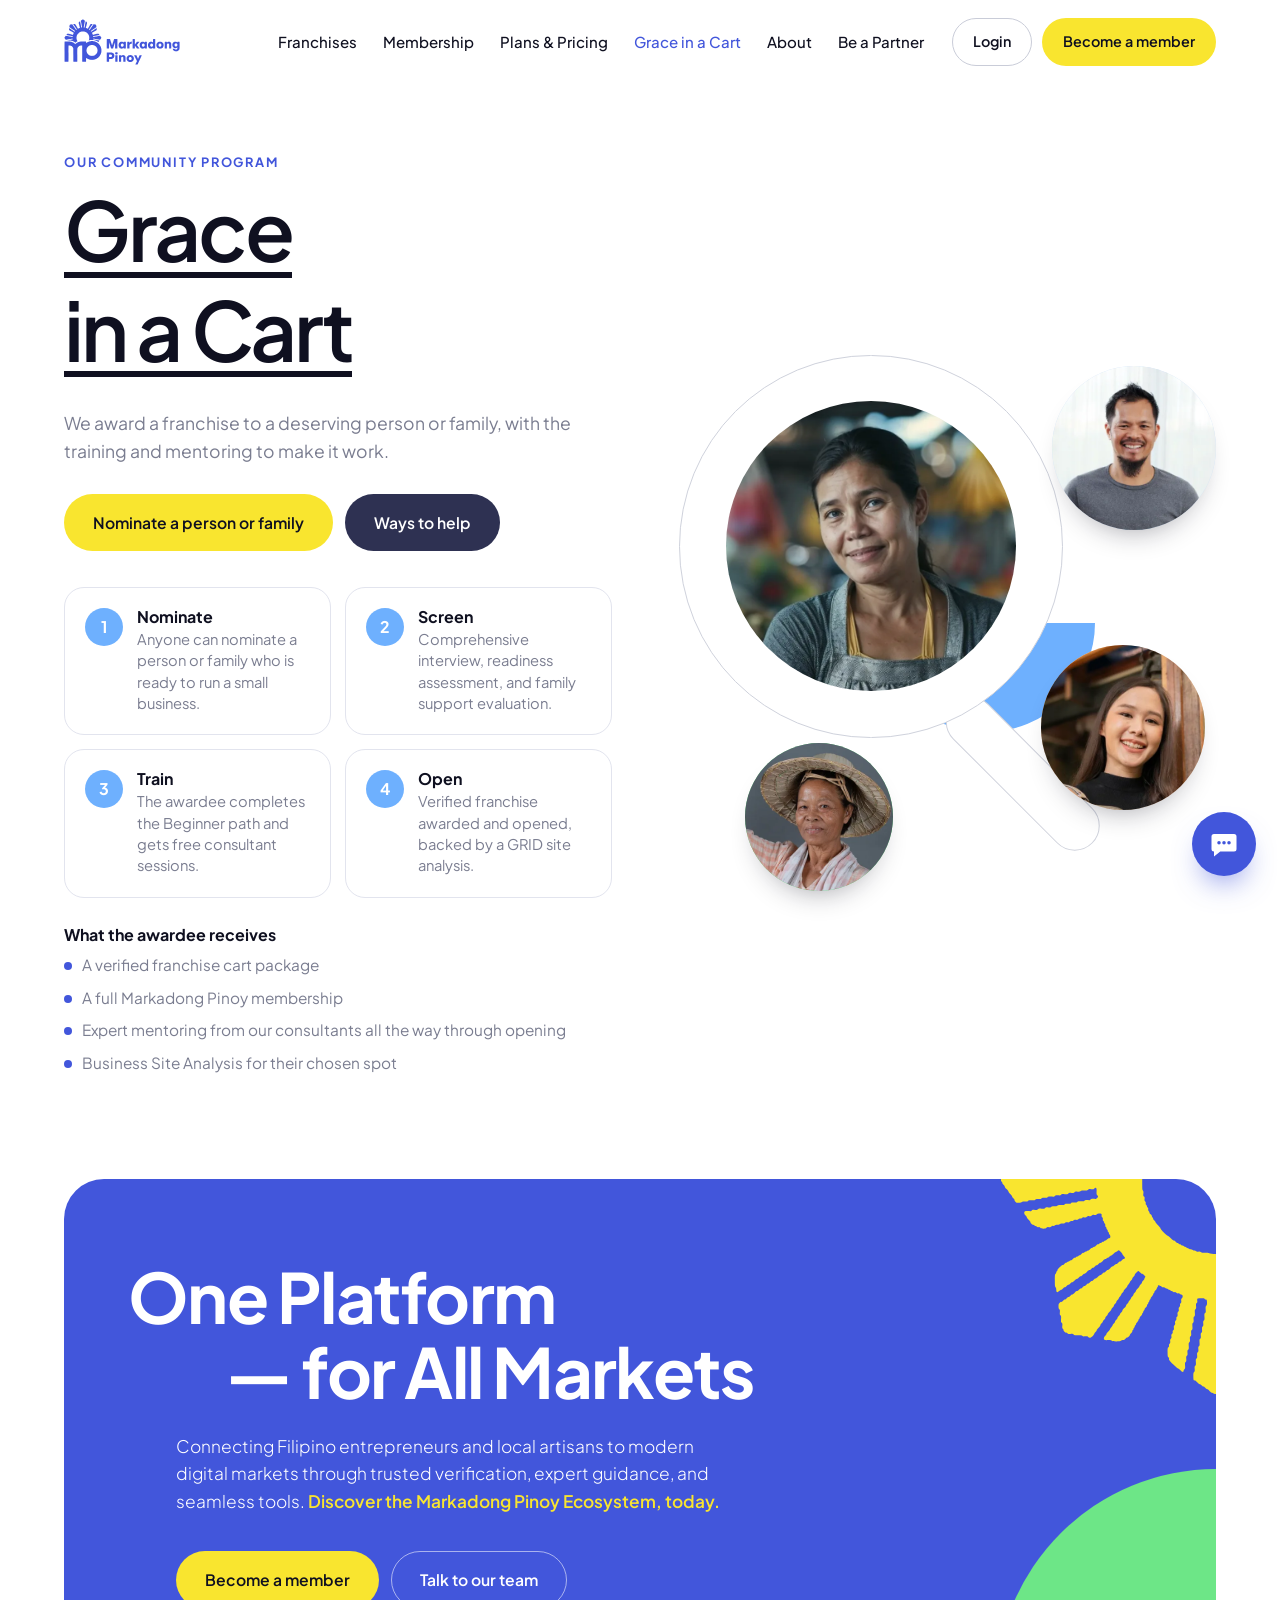
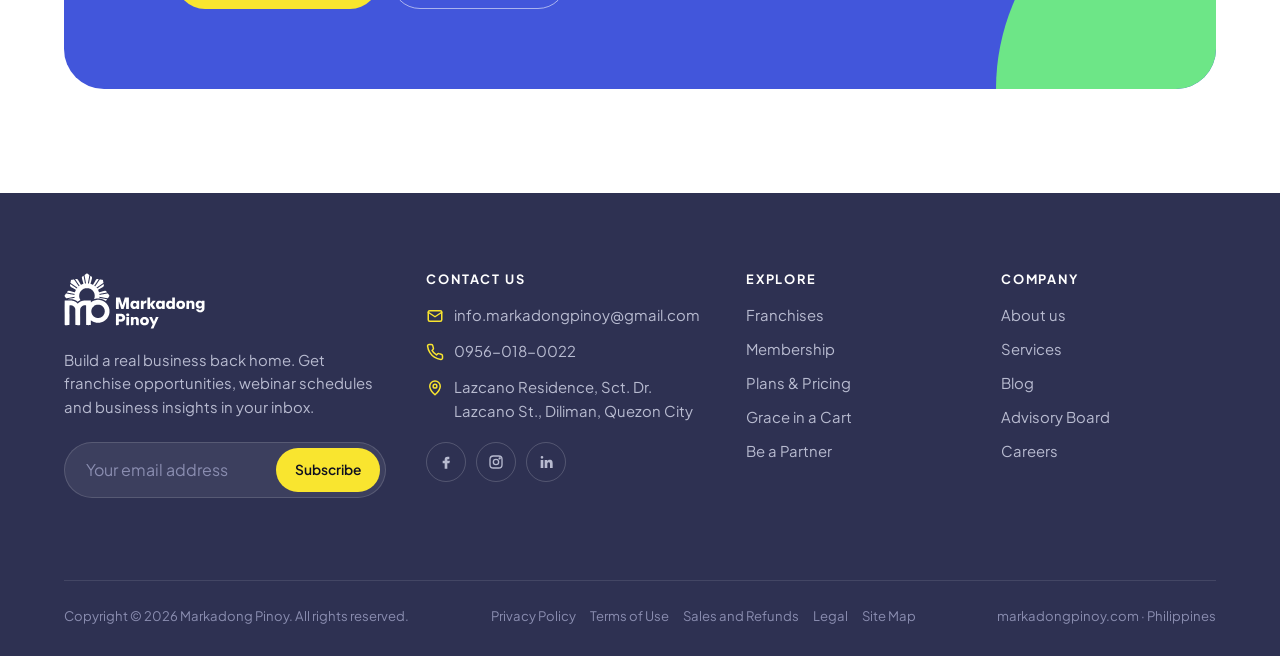
<file: grace-in-a-cart.html>
<!DOCTYPE html>
<html lang="en">
<head>
<meta charset="UTF-8">
<meta name="viewport" content="width=device-width, initial-scale=1">
<title>Grace in a Cart — Markadong Pinoy</title>
<meta name="description" content="We award a franchise to a deserving person or family, with the training and mentoring to make it work.">
<link rel="icon" type="image/svg+xml" href="assets/favicon.svg">
<link rel="icon" type="image/png" href="assets/favicon.png">
<link rel="apple-touch-icon" href="assets/apple-touch-icon.png">
<link rel="preconnect" href="https://fonts.googleapis.com">
<link rel="preconnect" href="https://fonts.gstatic.com" crossorigin>
<link href="https://fonts.googleapis.com/css2?family=Plus+Jakarta+Sans:wght@300;400;500;600;700;800&display=swap" rel="stylesheet">
<link rel="stylesheet" href="assets/site.css">
</head>
<body>

<!-- Markado Verified seal (reused) -->
<svg width="0" height="0" style="position:absolute" aria-hidden="true">
  <defs>
    <symbol id="seal" viewBox="0 0 48 48">
      <path fill="currentColor" d="M24 2l4.2 4.6 6-1.6 1.8 6 6 1.8-1.6 6L45 24l-4.6 4.2 1.6 6-6 1.8-1.8 6-6-1.6L24 45l-4.2-4.6-6 1.6-1.8-6-6-1.8 1.6-6L3 24l4.6-4.2-1.6-6 6-1.8 1.8-6 6 1.6z"/>
      <path d="M15.5 24.5l5.5 5.5 11.5-12" fill="none" stroke="#fff" stroke-width="4" stroke-linecap="round" stroke-linejoin="round"/>
    </symbol>
    <symbol id="check" viewBox="0 0 24 24"><path d="M5 12.5l4.5 4.5L19 7.5" fill="none" stroke="currentColor" stroke-width="2.6" stroke-linecap="round" stroke-linejoin="round"/></symbol>
  </defs>
</svg>

<header id="top">
  <nav class="container nav" aria-label="Main">
    <a href="./" class="brand" aria-label="Markadong Pinoy home"><img src="assets/logo.svg" alt="Markadong Pinoy"></a>
    <button class="menu-btn" aria-label="Open menu" aria-expanded="false" aria-controls="navLinks">
      <svg viewBox="0 0 24 24" fill="none" stroke="currentColor" stroke-width="2" stroke-linecap="round"><path d="M4 7h16M4 12h16M4 17h16"/></svg>
    </button>
    <ul class="nav-links" id="navLinks">
      <li><a href="franchises.html">Franchises</a></li>
      <li><a href="membership.html">Membership</a></li>
      <li><a href="pricing.html">Plans &amp; Pricing</a></li>
      <li><a href="grace-in-a-cart.html" aria-current="page">Grace in a Cart</a></li>
      <li><a href="about.html">About</a></li>
      <li><a href="partner.html">Be a Partner</a></li>
      <li class="mobile-cta"><a href="#" class="btn btn-outline">Login</a><a href="pricing.html" class="btn btn-yellow">Become a member</a></li>
    </ul>
    <div class="nav-cta">
      <a href="#" class="btn btn-outline">Login</a>
      <a href="pricing.html" class="btn btn-yellow">Become a member</a>
    </div>
  </nav>
</header>

<main>
<!-- ============ GRACE IN A CART ============ -->
  <section class="grace" id="grace" style="padding-top:64px">
    <div class="container grace-grid">
      <div class="reveal">
        <span class="kicker">Our community program</span>
        <h1 class="ruled"><span>Grace</span><br><span>in a Cart</span></h1>
        <p class="lead">We award a franchise to a deserving person or family, with the training and mentoring to make it work.</p>
        <div class="hero-ctas" style="margin-top:0">
          <a href="#contact" class="btn btn-yellow">Nominate a person or family</a>
          <a href="#contact" class="btn btn-navy">Ways to help</a>
        </div>
        <div class="steps">
          <div class="step"><span class="num">1</span><div><h4>Nominate</h4><p>Anyone can nominate a person or family who is ready to run a small business.</p></div></div>
          <div class="step"><span class="num">2</span><div><h4>Screen</h4><p>Comprehensive interview, readiness assessment, and family support evaluation.</p></div></div>
          <div class="step"><span class="num">3</span><div><h4>Train</h4><p>The awardee completes the Beginner path and gets free consultant sessions.</p></div></div>
          <div class="step"><span class="num">4</span><div><h4>Open</h4><p>Verified franchise awarded and opened, backed by a GRID site analysis.</p></div></div>
        </div>
        <div class="receives">
          <h4>What the awardee receives</h4>
          <ul>
            <li>A verified franchise cart package</li>
            <li>A full Markadong Pinoy membership</li>
            <li>Expert mentoring from our consultants all the way through opening</li>
            <li>Business Site Analysis for their chosen spot</li>
          </ul>
        </div>
      </div>
      <div class="collage reveal" aria-hidden="true">
        <div class="grace-half"></div>
        <img src="assets/sun.svg" alt="" class="grace-sun">
        <div class="handle"></div>
        <div class="lens"><div class="face"><img src="assets/photos/grace-vendor.webp" alt=""></div></div>
        <div class="bubble b1"><img src="assets/photos/grace-man.webp" alt=""></div>
        <div class="bubble b2"><img src="assets/photos/grace-woman.webp" alt=""></div>
        <div class="bubble b3"><img src="assets/photos/grace-farmer.webp" alt=""></div>
      </div>
    </div>
  </section>

  <!-- ============ CTA POSTER ============ -->
  <section style="padding-top:0;padding-bottom:0">
    <div class="container">
      <div class="poster reveal">
        <img src="assets/sun.svg" alt="" class="sun-deco" aria-hidden="true">
        <span class="s-y" aria-hidden="true"></span><span class="s-g" aria-hidden="true"></span><span class="s-r" aria-hidden="true"></span>
        <h2>One Platform<span class="indent">— for All Markets</span></h2>
        <p>Connecting Filipino entrepreneurs and local artisans to modern digital markets through trusted verification, expert guidance, and seamless tools. <b>Discover the Markadong Pinoy Ecosystem, today.</b></p>
        <div class="ctas" style="margin-left:calc(1.4 * clamp(2.4rem,5.4vw,4.6rem) * .5)">
          <a href="pricing.html" class="btn btn-yellow">Become a member</a>
          <a href="mailto:info.markadongpinoy@gmail.com" class="btn btn-outline-light">Talk to our team</a>
        </div>
      </div>
    </div>
  </section>
</main>

<footer id="contact">
  <div class="container">
    <div class="foot-grid">
      <div class="foot-brand">
        <a href="./"><img src="assets/logo-white.svg" alt="Markadong Pinoy"></a>
        <p>Build a real business back home. Get franchise opportunities, webinar schedules and business insights in your inbox.</p>
        <form class="subscribe" id="subscribeForm">
          <label for="email" style="position:absolute;left:-9999px">Email address</label>
          <input id="email" type="email" placeholder="Your email address" required>
          <button class="btn btn-yellow" type="submit">Subscribe</button>
        </form>
        <div class="form-msg" id="formMsg" role="status"></div>
      </div>
      <div>
        <h4>Contact us</h4>
        <div class="contact-item"><svg viewBox="0 0 24 24" fill="none" stroke="currentColor" stroke-width="2" stroke-linecap="round" stroke-linejoin="round"><rect x="3" y="5" width="18" height="14" rx="2"/><path d="M3 7l9 6 9-6"/></svg><a href="mailto:info.markadongpinoy@gmail.com">info.markadongpinoy@gmail.com</a></div>
        <div class="contact-item"><svg viewBox="0 0 24 24" fill="none" stroke="currentColor" stroke-width="2" stroke-linecap="round" stroke-linejoin="round"><path d="M22 16.9v3a2 2 0 0 1-2.2 2 19.8 19.8 0 0 1-8.6-3.1 19.5 19.5 0 0 1-6-6A19.8 19.8 0 0 1 2.1 4.2 2 2 0 0 1 4.1 2h3a2 2 0 0 1 2 1.7c.1 1 .4 1.9.7 2.8a2 2 0 0 1-.5 2.1L8 9.9a16 16 0 0 0 6 6l1.3-1.3a2 2 0 0 1 2.1-.4c.9.3 1.8.6 2.8.7a2 2 0 0 1 1.7 2z"/></svg><a href="tel:+639560180022">0956-018-0022</a></div>
        <div class="contact-item"><svg viewBox="0 0 24 24" fill="none" stroke="currentColor" stroke-width="2" stroke-linecap="round" stroke-linejoin="round"><path d="M12 21s-7-6.2-7-11.5A7 7 0 0 1 19 9.5C19 14.8 12 21 12 21z"/><circle cx="12" cy="9.5" r="2.5"/></svg><span>Lazcano Residence, Sct. Dr. Lazcano St., Diliman, Quezon City</span></div>
        <div class="socials">
          <a href="#" aria-label="Facebook"><svg viewBox="0 0 24 24" fill="currentColor"><path d="M14 8h3V4h-3c-2.8 0-4 1.7-4 4.3V10H7v4h3v8h4v-8h3l1-4h-4V8.5c0-.3.2-.5.5-.5z"/></svg></a>
          <a href="#" aria-label="Instagram @markadongpinoy_ph"><svg viewBox="0 0 24 24" fill="none" stroke="currentColor" stroke-width="2"><rect x="3" y="3" width="18" height="18" rx="5"/><circle cx="12" cy="12" r="4"/><circle cx="17.5" cy="6.5" r=".8" fill="currentColor"/></svg></a>
          <a href="#" aria-label="LinkedIn"><svg viewBox="0 0 24 24" fill="currentColor"><path d="M4 9h4v12H4zM6 3a2 2 0 1 1 0 4 2 2 0 0 1 0-4zM10 9h3.8v1.7c.6-1 1.9-2 3.9-2 4 0 4.3 2.6 4.3 6V21h-4v-5.5c0-1.4 0-3.1-1.9-3.1s-2.1 1.5-2.1 3V21h-4z"/></svg></a>
        </div>
      </div>
      <div>
        <h4>Explore</h4>
        <ul><li><a href="franchises.html#matcher">Franchises</a></li><li><a href="membership.html">Membership</a></li><li><a href="pricing.html">Plans &amp; Pricing</a></li><li><a href="grace-in-a-cart.html">Grace in a Cart</a></li><li><a href="partner.html">Be a Partner</a></li></ul>
      </div>
      <div>
        <h4>Company</h4>
        <ul><li><a href="about.html">About us</a></li><li><a href="about.html#services">Services</a></li><li><a href="#">Blog</a></li><li><a href="#">Advisory Board</a></li><li><a href="#">Careers</a></li></ul>
      </div>
    </div>
    <div class="foot-bottom">
      <span>Copyright © <span id="year">2026</span> Markadong Pinoy. All rights reserved.</span>
      <span class="legal-links"><a href="#">Privacy Policy</a><a href="#">Terms of Use</a><a href="#">Sales and Refunds</a><a href="#">Legal</a><a href="#">Site Map</a></span>
      <span>markadongpinoy.com · Philippines</span>
    </div>
  </div>
</footer>

<!-- ARIA assistant -->
<div class="aria-panel" id="ariaPanel" role="dialog" aria-label="ARIA assistant">
  <div class="aria-head"><img src="assets/mark.svg" alt=""><div><b>ARIA</b><small>Markadong Pinoy AI assistant</small></div></div>
  <div class="aria-body">
    <div class="aria-msg">Hi! I'm ARIA. I'm getting ready for launch — in the meantime, here's where to start:</div>
    <a href="franchises.html#matcher">Find a franchise for my budget</a>
    <a href="pricing.html">Compare membership plans</a>
    <a href="grace-in-a-cart.html">Nominate someone for Grace in a Cart</a>
    <a href="mailto:info.markadongpinoy@gmail.com">Email the team</a>
  </div>
</div>
<button class="aria-btn" id="ariaBtn" aria-label="Chat with ARIA" aria-expanded="false" aria-controls="ariaPanel">
  <svg viewBox="0 0 24 24" fill="currentColor"><path d="M4 4h16a2 2 0 0 1 2 2v10a2 2 0 0 1-2 2H9l-5 4v-4a2 2 0 0 1-2-2V6a2 2 0 0 1 2-2z"/><circle cx="8" cy="11" r="1.4" fill="var(--blue)"/><circle cx="12" cy="11" r="1.4" fill="var(--blue)"/><circle cx="16" cy="11" r="1.4" fill="var(--blue)"/></svg>
</button>

<script src="assets/site.js"></script>
</body>
</html>
</file>
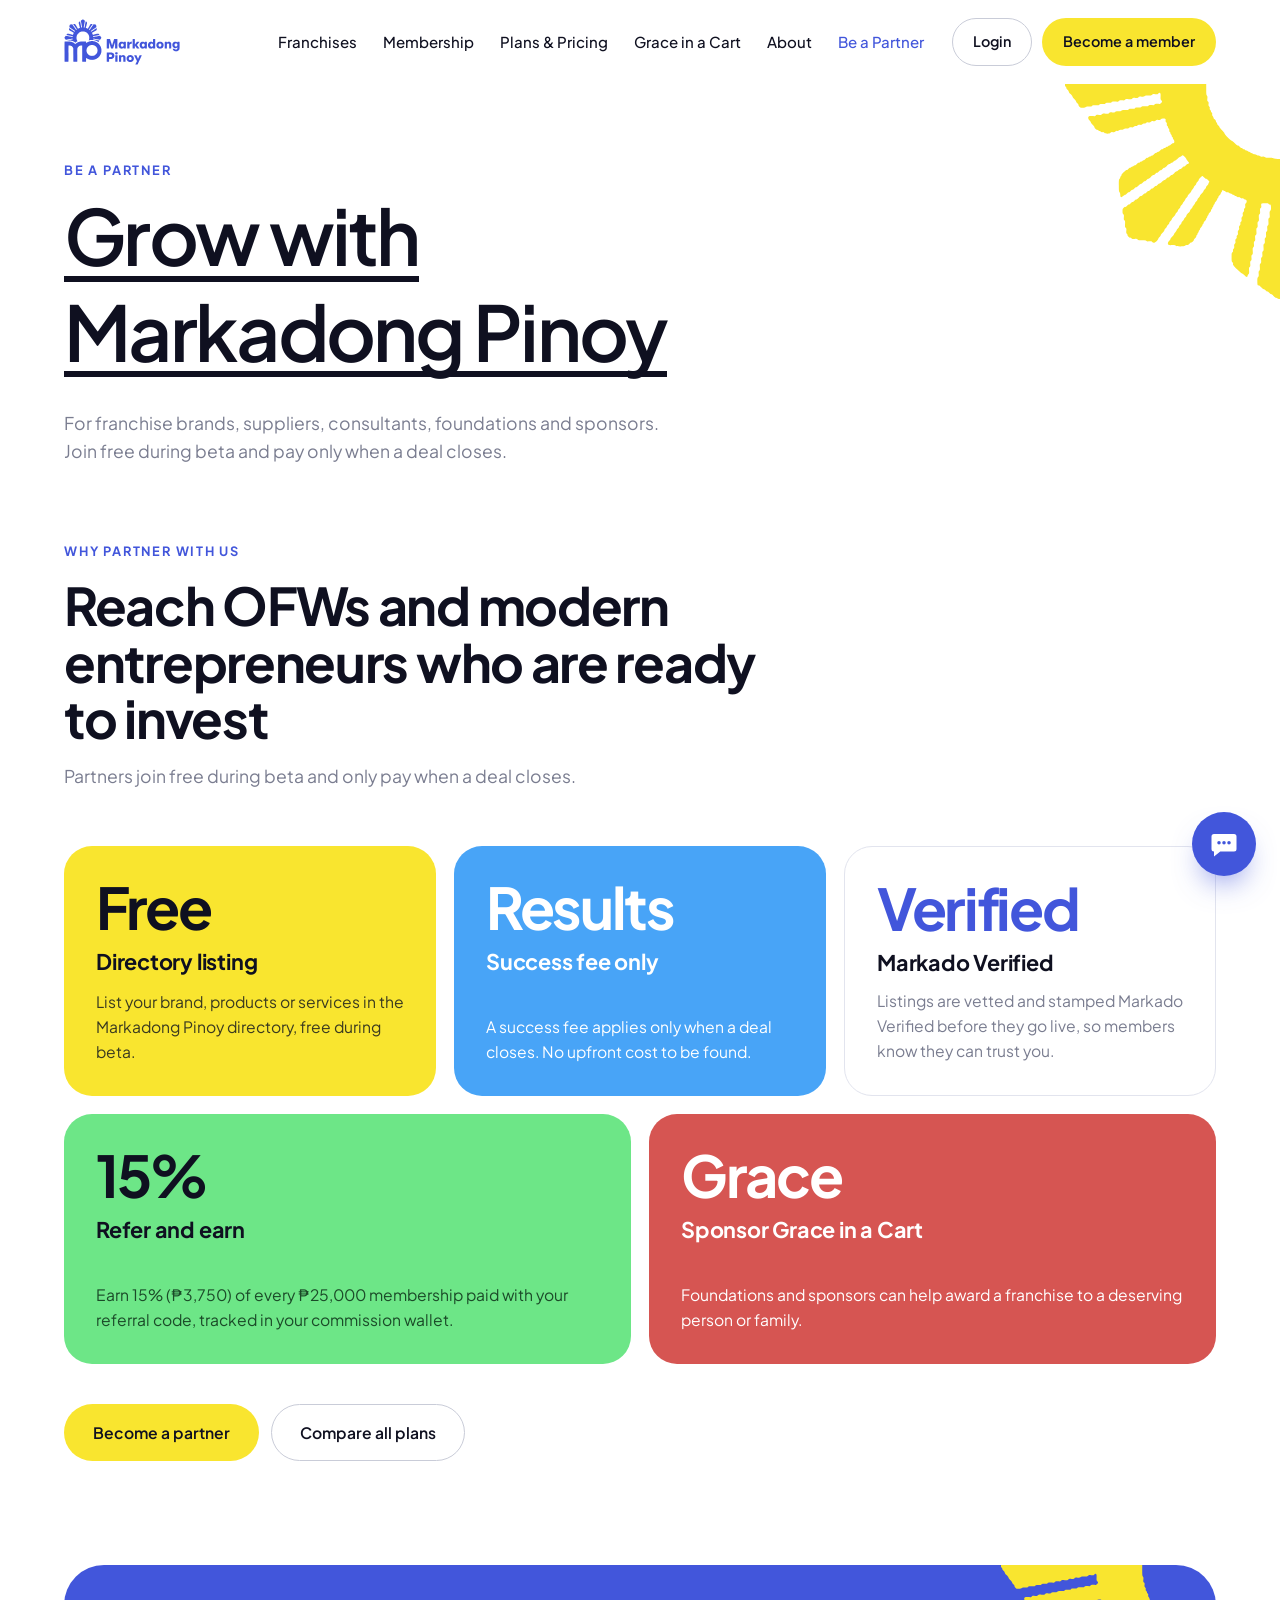
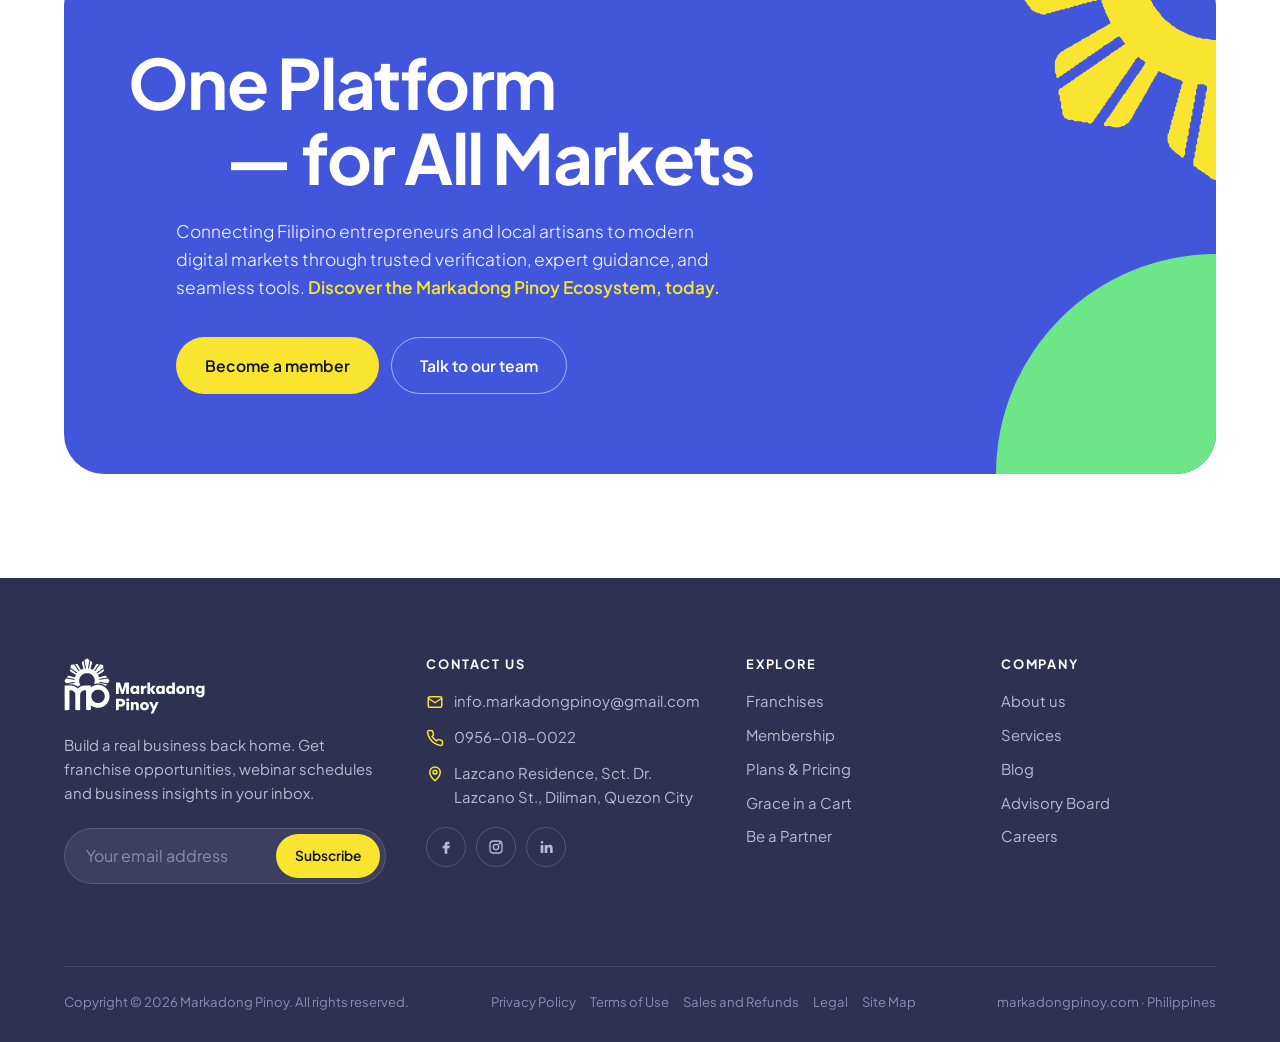
<file: partner.html>
<!DOCTYPE html>
<html lang="en">
<head>
<meta charset="UTF-8">
<meta name="viewport" content="width=device-width, initial-scale=1">
<title>Be a Partner — Markadong Pinoy</title>
<meta name="description" content="Franchise brands, suppliers, consultants, foundations and sponsors join Markadong Pinoy free during beta.">
<link rel="icon" type="image/svg+xml" href="assets/favicon.svg">
<link rel="icon" type="image/png" href="assets/favicon.png">
<link rel="apple-touch-icon" href="assets/apple-touch-icon.png">
<link rel="preconnect" href="https://fonts.googleapis.com">
<link rel="preconnect" href="https://fonts.gstatic.com" crossorigin>
<link href="https://fonts.googleapis.com/css2?family=Plus+Jakarta+Sans:wght@300;400;500;600;700;800&display=swap" rel="stylesheet">
<link rel="stylesheet" href="assets/site.css">
</head>
<body>

<!-- Markado Verified seal (reused) -->
<svg width="0" height="0" style="position:absolute" aria-hidden="true">
  <defs>
    <symbol id="seal" viewBox="0 0 48 48">
      <path fill="currentColor" d="M24 2l4.2 4.6 6-1.6 1.8 6 6 1.8-1.6 6L45 24l-4.6 4.2 1.6 6-6 1.8-1.8 6-6-1.6L24 45l-4.2-4.6-6 1.6-1.8-6-6-1.8 1.6-6L3 24l4.6-4.2-1.6-6 6-1.8 1.8-6 6 1.6z"/>
      <path d="M15.5 24.5l5.5 5.5 11.5-12" fill="none" stroke="#fff" stroke-width="4" stroke-linecap="round" stroke-linejoin="round"/>
    </symbol>
    <symbol id="check" viewBox="0 0 24 24"><path d="M5 12.5l4.5 4.5L19 7.5" fill="none" stroke="currentColor" stroke-width="2.6" stroke-linecap="round" stroke-linejoin="round"/></symbol>
  </defs>
</svg>

<header id="top">
  <nav class="container nav" aria-label="Main">
    <a href="./" class="brand" aria-label="Markadong Pinoy home"><img src="assets/logo.svg" alt="Markadong Pinoy"></a>
    <button class="menu-btn" aria-label="Open menu" aria-expanded="false" aria-controls="navLinks">
      <svg viewBox="0 0 24 24" fill="none" stroke="currentColor" stroke-width="2" stroke-linecap="round"><path d="M4 7h16M4 12h16M4 17h16"/></svg>
    </button>
    <ul class="nav-links" id="navLinks">
      <li><a href="franchises.html">Franchises</a></li>
      <li><a href="membership.html">Membership</a></li>
      <li><a href="pricing.html">Plans &amp; Pricing</a></li>
      <li><a href="grace-in-a-cart.html">Grace in a Cart</a></li>
      <li><a href="about.html">About</a></li>
      <li><a href="partner.html" aria-current="page">Be a Partner</a></li>
      <li class="mobile-cta"><a href="#" class="btn btn-outline">Login</a><a href="pricing.html" class="btn btn-yellow">Become a member</a></li>
    </ul>
    <div class="nav-cta">
      <a href="#" class="btn btn-outline">Login</a>
      <a href="pricing.html" class="btn btn-yellow">Become a member</a>
    </div>
  </nav>
</header>

<main>
  <section class="page-head">
    <img src="assets/sun.svg" alt="" class="sun-deco" aria-hidden="true">
    <div class="container">
      <span class="kicker">Be a Partner</span>
      <h1 class="ruled"><span>Grow with</span><br><span>Markadong Pinoy</span></h1>
      <p class="lead">For franchise brands, suppliers, consultants, foundations and sponsors. Join free during beta and pay only when a deal closes.</p>
    </div>
  </section>
  <!-- ============ PARTNER BENEFITS ============ -->
  <section style="padding-top:24px">
    <div class="container">
      <div class="section-head reveal">
        <span class="kicker">Why partner with us</span>
        <h2>Reach OFWs and modern entrepreneurs who are ready to invest</h2>
        <p class="lead">Partners join free during beta and only pay when a deal closes.</p>
      </div>
      <div class="tiles">
        <article class="tile t-yellow reveal"><div><div class="big">Free</div><h3>Directory listing</h3></div><p>List your brand, products or services in the Markadong Pinoy directory, free during beta.</p></article>
        <article class="tile t-sky reveal"><div><div class="big">Results</div><h3>Success fee only</h3></div><p>A success fee applies only when a deal closes. No upfront cost to be found.</p></article>
        <article class="tile t-white reveal"><div><div class="big" style="color:var(--blue)">Verified</div><h3>Markado Verified</h3></div><p style="color:var(--muted)">Listings are vetted and stamped Markado Verified before they go live, so members know they can trust you.</p></article>
        <article class="tile t-green reveal"><div><div class="big">15%</div><h3>Refer and earn</h3></div><p>Earn 15% (₱3,750) of every ₱25,000 membership paid with your referral code, tracked in your commission wallet.</p></article>
        <article class="tile t-red reveal"><div><div class="big">Grace</div><h3>Sponsor Grace in a Cart</h3></div><p>Foundations and sponsors can help award a franchise to a deserving person or family.</p></article>
      </div>
      <div class="hero-ctas reveal" style="margin-top:40px">
        <a href="#contact" class="btn btn-yellow">Become a partner</a>
        <a href="pricing.html" class="btn btn-outline">Compare all plans</a>
      </div>
    </div>
  </section>

<!-- ============ CTA POSTER ============ -->
  <section style="padding-top:0;padding-bottom:0">
    <div class="container">
      <div class="poster reveal">
        <img src="assets/sun.svg" alt="" class="sun-deco" aria-hidden="true">
        <span class="s-y" aria-hidden="true"></span><span class="s-g" aria-hidden="true"></span><span class="s-r" aria-hidden="true"></span>
        <h2>One Platform<span class="indent">— for All Markets</span></h2>
        <p>Connecting Filipino entrepreneurs and local artisans to modern digital markets through trusted verification, expert guidance, and seamless tools. <b>Discover the Markadong Pinoy Ecosystem, today.</b></p>
        <div class="ctas" style="margin-left:calc(1.4 * clamp(2.4rem,5.4vw,4.6rem) * .5)">
          <a href="pricing.html" class="btn btn-yellow">Become a member</a>
          <a href="mailto:info.markadongpinoy@gmail.com" class="btn btn-outline-light">Talk to our team</a>
        </div>
      </div>
    </div>
  </section>
</main>

<footer id="contact">
  <div class="container">
    <div class="foot-grid">
      <div class="foot-brand">
        <a href="./"><img src="assets/logo-white.svg" alt="Markadong Pinoy"></a>
        <p>Build a real business back home. Get franchise opportunities, webinar schedules and business insights in your inbox.</p>
        <form class="subscribe" id="subscribeForm">
          <label for="email" style="position:absolute;left:-9999px">Email address</label>
          <input id="email" type="email" placeholder="Your email address" required>
          <button class="btn btn-yellow" type="submit">Subscribe</button>
        </form>
        <div class="form-msg" id="formMsg" role="status"></div>
      </div>
      <div>
        <h4>Contact us</h4>
        <div class="contact-item"><svg viewBox="0 0 24 24" fill="none" stroke="currentColor" stroke-width="2" stroke-linecap="round" stroke-linejoin="round"><rect x="3" y="5" width="18" height="14" rx="2"/><path d="M3 7l9 6 9-6"/></svg><a href="mailto:info.markadongpinoy@gmail.com">info.markadongpinoy@gmail.com</a></div>
        <div class="contact-item"><svg viewBox="0 0 24 24" fill="none" stroke="currentColor" stroke-width="2" stroke-linecap="round" stroke-linejoin="round"><path d="M22 16.9v3a2 2 0 0 1-2.2 2 19.8 19.8 0 0 1-8.6-3.1 19.5 19.5 0 0 1-6-6A19.8 19.8 0 0 1 2.1 4.2 2 2 0 0 1 4.1 2h3a2 2 0 0 1 2 1.7c.1 1 .4 1.9.7 2.8a2 2 0 0 1-.5 2.1L8 9.9a16 16 0 0 0 6 6l1.3-1.3a2 2 0 0 1 2.1-.4c.9.3 1.8.6 2.8.7a2 2 0 0 1 1.7 2z"/></svg><a href="tel:+639560180022">0956-018-0022</a></div>
        <div class="contact-item"><svg viewBox="0 0 24 24" fill="none" stroke="currentColor" stroke-width="2" stroke-linecap="round" stroke-linejoin="round"><path d="M12 21s-7-6.2-7-11.5A7 7 0 0 1 19 9.5C19 14.8 12 21 12 21z"/><circle cx="12" cy="9.5" r="2.5"/></svg><span>Lazcano Residence, Sct. Dr. Lazcano St., Diliman, Quezon City</span></div>
        <div class="socials">
          <a href="#" aria-label="Facebook"><svg viewBox="0 0 24 24" fill="currentColor"><path d="M14 8h3V4h-3c-2.8 0-4 1.7-4 4.3V10H7v4h3v8h4v-8h3l1-4h-4V8.5c0-.3.2-.5.5-.5z"/></svg></a>
          <a href="#" aria-label="Instagram @markadongpinoy_ph"><svg viewBox="0 0 24 24" fill="none" stroke="currentColor" stroke-width="2"><rect x="3" y="3" width="18" height="18" rx="5"/><circle cx="12" cy="12" r="4"/><circle cx="17.5" cy="6.5" r=".8" fill="currentColor"/></svg></a>
          <a href="#" aria-label="LinkedIn"><svg viewBox="0 0 24 24" fill="currentColor"><path d="M4 9h4v12H4zM6 3a2 2 0 1 1 0 4 2 2 0 0 1 0-4zM10 9h3.8v1.7c.6-1 1.9-2 3.9-2 4 0 4.3 2.6 4.3 6V21h-4v-5.5c0-1.4 0-3.1-1.9-3.1s-2.1 1.5-2.1 3V21h-4z"/></svg></a>
        </div>
      </div>
      <div>
        <h4>Explore</h4>
        <ul><li><a href="franchises.html#matcher">Franchises</a></li><li><a href="membership.html">Membership</a></li><li><a href="pricing.html">Plans &amp; Pricing</a></li><li><a href="grace-in-a-cart.html">Grace in a Cart</a></li><li><a href="partner.html">Be a Partner</a></li></ul>
      </div>
      <div>
        <h4>Company</h4>
        <ul><li><a href="about.html">About us</a></li><li><a href="about.html#services">Services</a></li><li><a href="#">Blog</a></li><li><a href="#">Advisory Board</a></li><li><a href="#">Careers</a></li></ul>
      </div>
    </div>
    <div class="foot-bottom">
      <span>Copyright © <span id="year">2026</span> Markadong Pinoy. All rights reserved.</span>
      <span class="legal-links"><a href="#">Privacy Policy</a><a href="#">Terms of Use</a><a href="#">Sales and Refunds</a><a href="#">Legal</a><a href="#">Site Map</a></span>
      <span>markadongpinoy.com · Philippines</span>
    </div>
  </div>
</footer>

<!-- ARIA assistant -->
<div class="aria-panel" id="ariaPanel" role="dialog" aria-label="ARIA assistant">
  <div class="aria-head"><img src="assets/mark.svg" alt=""><div><b>ARIA</b><small>Markadong Pinoy AI assistant</small></div></div>
  <div class="aria-body">
    <div class="aria-msg">Hi! I'm ARIA. I'm getting ready for launch — in the meantime, here's where to start:</div>
    <a href="franchises.html#matcher">Find a franchise for my budget</a>
    <a href="pricing.html">Compare membership plans</a>
    <a href="grace-in-a-cart.html">Nominate someone for Grace in a Cart</a>
    <a href="mailto:info.markadongpinoy@gmail.com">Email the team</a>
  </div>
</div>
<button class="aria-btn" id="ariaBtn" aria-label="Chat with ARIA" aria-expanded="false" aria-controls="ariaPanel">
  <svg viewBox="0 0 24 24" fill="currentColor"><path d="M4 4h16a2 2 0 0 1 2 2v10a2 2 0 0 1-2 2H9l-5 4v-4a2 2 0 0 1-2-2V6a2 2 0 0 1 2-2z"/><circle cx="8" cy="11" r="1.4" fill="var(--blue)"/><circle cx="12" cy="11" r="1.4" fill="var(--blue)"/><circle cx="16" cy="11" r="1.4" fill="var(--blue)"/></svg>
</button>

<script src="assets/site.js"></script>
</body>
</html>
</file>
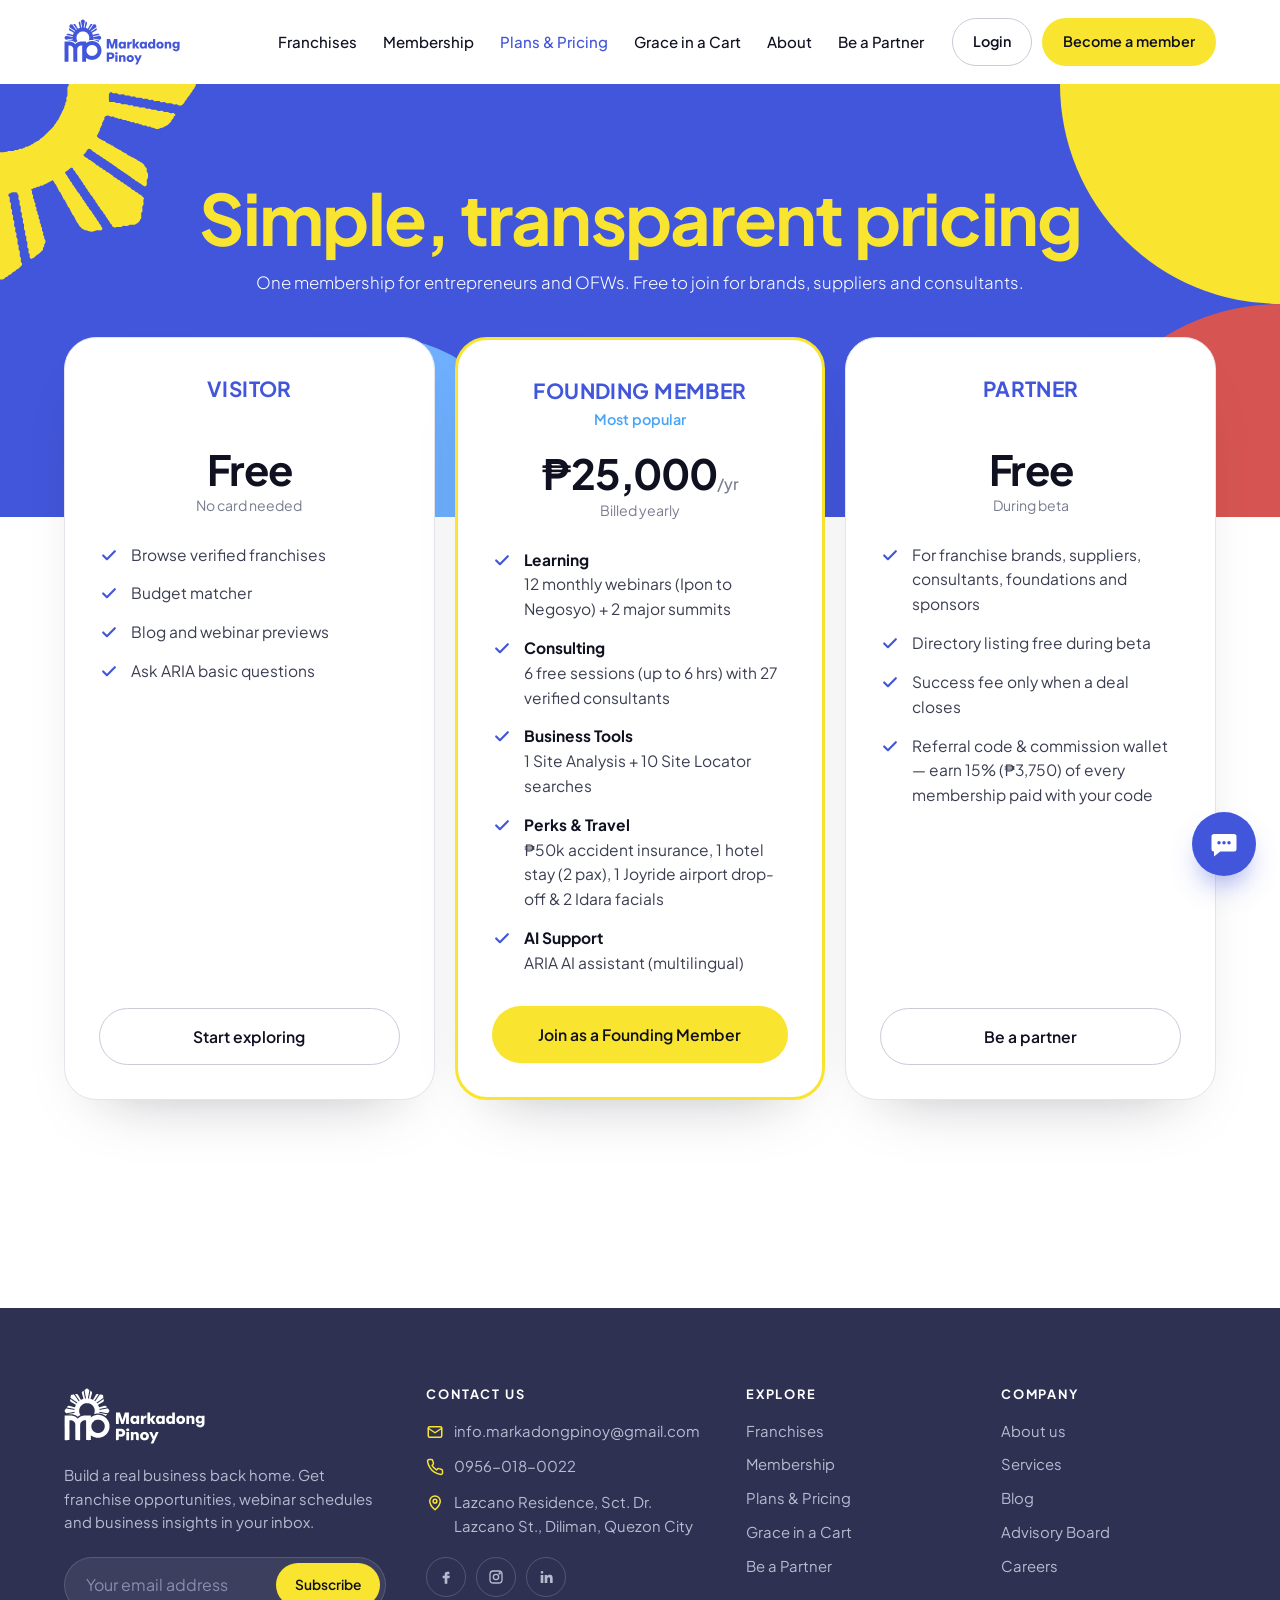
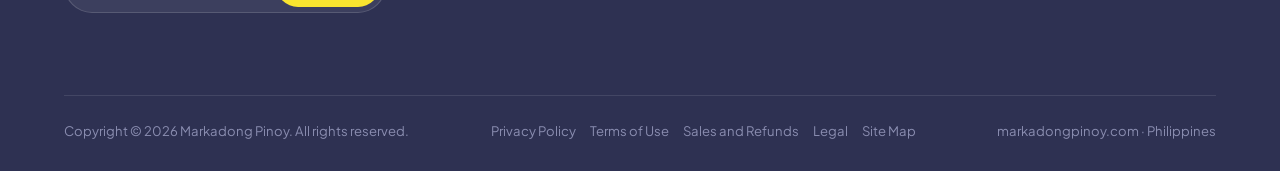
<file: pricing.html>
<!DOCTYPE html>
<html lang="en">
<head>
<meta charset="UTF-8">
<meta name="viewport" content="width=device-width, initial-scale=1">
<title>Plans & Pricing — Markadong Pinoy</title>
<meta name="description" content="Simple, transparent pricing: free for visitors and partners, ₱25,000/yr for Founding Members.">
<link rel="icon" type="image/svg+xml" href="assets/favicon.svg">
<link rel="icon" type="image/png" href="assets/favicon.png">
<link rel="apple-touch-icon" href="assets/apple-touch-icon.png">
<link rel="preconnect" href="https://fonts.googleapis.com">
<link rel="preconnect" href="https://fonts.gstatic.com" crossorigin>
<link href="https://fonts.googleapis.com/css2?family=Plus+Jakarta+Sans:wght@300;400;500;600;700;800&display=swap" rel="stylesheet">
<link rel="stylesheet" href="assets/site.css">
</head>
<body>

<!-- Markado Verified seal (reused) -->
<svg width="0" height="0" style="position:absolute" aria-hidden="true">
  <defs>
    <symbol id="seal" viewBox="0 0 48 48">
      <path fill="currentColor" d="M24 2l4.2 4.6 6-1.6 1.8 6 6 1.8-1.6 6L45 24l-4.6 4.2 1.6 6-6 1.8-1.8 6-6-1.6L24 45l-4.2-4.6-6 1.6-1.8-6-6-1.8 1.6-6L3 24l4.6-4.2-1.6-6 6-1.8 1.8-6 6 1.6z"/>
      <path d="M15.5 24.5l5.5 5.5 11.5-12" fill="none" stroke="#fff" stroke-width="4" stroke-linecap="round" stroke-linejoin="round"/>
    </symbol>
    <symbol id="check" viewBox="0 0 24 24"><path d="M5 12.5l4.5 4.5L19 7.5" fill="none" stroke="currentColor" stroke-width="2.6" stroke-linecap="round" stroke-linejoin="round"/></symbol>
  </defs>
</svg>

<header id="top">
  <nav class="container nav" aria-label="Main">
    <a href="./" class="brand" aria-label="Markadong Pinoy home"><img src="assets/logo.svg" alt="Markadong Pinoy"></a>
    <button class="menu-btn" aria-label="Open menu" aria-expanded="false" aria-controls="navLinks">
      <svg viewBox="0 0 24 24" fill="none" stroke="currentColor" stroke-width="2" stroke-linecap="round"><path d="M4 7h16M4 12h16M4 17h16"/></svg>
    </button>
    <ul class="nav-links" id="navLinks">
      <li><a href="franchises.html">Franchises</a></li>
      <li><a href="membership.html">Membership</a></li>
      <li><a href="pricing.html" aria-current="page">Plans &amp; Pricing</a></li>
      <li><a href="grace-in-a-cart.html">Grace in a Cart</a></li>
      <li><a href="about.html">About</a></li>
      <li><a href="partner.html">Be a Partner</a></li>
      <li class="mobile-cta"><a href="#" class="btn btn-outline">Login</a><a href="pricing.html" class="btn btn-yellow">Become a member</a></li>
    </ul>
    <div class="nav-cta">
      <a href="#" class="btn btn-outline">Login</a>
      <a href="pricing.html" class="btn btn-yellow">Become a member</a>
    </div>
  </nav>
</header>

<main>
<!-- ============ PRICING ============ -->
  <section class="pricing" id="pricing">
    <div class="pricing-top">
      <img src="assets/sun.svg" alt="" class="sun-deco" aria-hidden="true">
      <div class="q1" aria-hidden="true"></div><div class="q2" aria-hidden="true"></div><div class="h1" aria-hidden="true"></div>
      <div class="container reveal" style="position:relative;z-index:1">
        <h1>Simple, transparent pricing</h1>
        <p>One membership for entrepreneurs and OFWs. Free to join for brands, suppliers and consultants.</p>
      </div>
    </div>
    <div class="container plans">
      <article class="plan reveal">
        <h3>Visitor</h3><div class="tag"></div>
        <div class="price">Free</div><div class="price-note">No card needed</div>
        <ul>
          <li><svg><use href="#check"/></svg>Browse verified franchises</li>
          <li><svg><use href="#check"/></svg>Budget matcher</li>
          <li><svg><use href="#check"/></svg>Blog and webinar previews</li>
          <li><svg><use href="#check"/></svg>Ask ARIA basic questions</li>
        </ul>
        <a href="franchises.html#matcher" class="btn btn-outline">Start exploring</a>
      </article>
      <article class="plan featured reveal">
        <h3>Founding Member</h3><div class="tag">Most popular</div>
        <div class="price">₱25,000<small>/yr</small></div><div class="price-note">Billed yearly</div>
        <ul>
          <li><svg><use href="#check"/></svg><span><b>Learning</b>12 monthly webinars (Ipon to Negosyo) + 2 major summits</span></li>
          <li><svg><use href="#check"/></svg><span><b>Consulting</b>6 free sessions (up to 6 hrs) with 27 verified consultants</span></li>
          <li><svg><use href="#check"/></svg><span><b>Business Tools</b>1 Site Analysis + 10 Site Locator searches</span></li>
          <li><svg><use href="#check"/></svg><span><b>Perks &amp; Travel</b>₱50k accident insurance, 1 hotel stay (2 pax), 1 Joyride airport drop-off &amp; 2 Idara facials</span></li>
          <li><svg><use href="#check"/></svg><span><b>AI Support</b>ARIA AI assistant (multilingual)</span></li>
        </ul>
        <a href="#contact" class="btn btn-yellow">Join as a Founding Member</a>
      </article>
      <article class="plan reveal" id="partner">
        <h3>Partner</h3><div class="tag"></div>
        <div class="price">Free</div><div class="price-note">During beta</div>
        <ul>
          <li><svg><use href="#check"/></svg>For franchise brands, suppliers, consultants, foundations and sponsors</li>
          <li><svg><use href="#check"/></svg>Directory listing free during beta</li>
          <li><svg><use href="#check"/></svg>Success fee only when a deal closes</li>
          <li><svg><use href="#check"/></svg>Referral code &amp; commission wallet — earn 15% (₱3,750) of every membership paid with your code</li>
        </ul>
        <a href="#contact" class="btn btn-outline">Be a partner</a>
      </article>
    </div>
  </section>

  </main>

<footer id="contact">
  <div class="container">
    <div class="foot-grid">
      <div class="foot-brand">
        <a href="./"><img src="assets/logo-white.svg" alt="Markadong Pinoy"></a>
        <p>Build a real business back home. Get franchise opportunities, webinar schedules and business insights in your inbox.</p>
        <form class="subscribe" id="subscribeForm">
          <label for="email" style="position:absolute;left:-9999px">Email address</label>
          <input id="email" type="email" placeholder="Your email address" required>
          <button class="btn btn-yellow" type="submit">Subscribe</button>
        </form>
        <div class="form-msg" id="formMsg" role="status"></div>
      </div>
      <div>
        <h4>Contact us</h4>
        <div class="contact-item"><svg viewBox="0 0 24 24" fill="none" stroke="currentColor" stroke-width="2" stroke-linecap="round" stroke-linejoin="round"><rect x="3" y="5" width="18" height="14" rx="2"/><path d="M3 7l9 6 9-6"/></svg><a href="mailto:info.markadongpinoy@gmail.com">info.markadongpinoy@gmail.com</a></div>
        <div class="contact-item"><svg viewBox="0 0 24 24" fill="none" stroke="currentColor" stroke-width="2" stroke-linecap="round" stroke-linejoin="round"><path d="M22 16.9v3a2 2 0 0 1-2.2 2 19.8 19.8 0 0 1-8.6-3.1 19.5 19.5 0 0 1-6-6A19.8 19.8 0 0 1 2.1 4.2 2 2 0 0 1 4.1 2h3a2 2 0 0 1 2 1.7c.1 1 .4 1.9.7 2.8a2 2 0 0 1-.5 2.1L8 9.9a16 16 0 0 0 6 6l1.3-1.3a2 2 0 0 1 2.1-.4c.9.3 1.8.6 2.8.7a2 2 0 0 1 1.7 2z"/></svg><a href="tel:+639560180022">0956-018-0022</a></div>
        <div class="contact-item"><svg viewBox="0 0 24 24" fill="none" stroke="currentColor" stroke-width="2" stroke-linecap="round" stroke-linejoin="round"><path d="M12 21s-7-6.2-7-11.5A7 7 0 0 1 19 9.5C19 14.8 12 21 12 21z"/><circle cx="12" cy="9.5" r="2.5"/></svg><span>Lazcano Residence, Sct. Dr. Lazcano St., Diliman, Quezon City</span></div>
        <div class="socials">
          <a href="#" aria-label="Facebook"><svg viewBox="0 0 24 24" fill="currentColor"><path d="M14 8h3V4h-3c-2.8 0-4 1.7-4 4.3V10H7v4h3v8h4v-8h3l1-4h-4V8.5c0-.3.2-.5.5-.5z"/></svg></a>
          <a href="#" aria-label="Instagram @markadongpinoy_ph"><svg viewBox="0 0 24 24" fill="none" stroke="currentColor" stroke-width="2"><rect x="3" y="3" width="18" height="18" rx="5"/><circle cx="12" cy="12" r="4"/><circle cx="17.5" cy="6.5" r=".8" fill="currentColor"/></svg></a>
          <a href="#" aria-label="LinkedIn"><svg viewBox="0 0 24 24" fill="currentColor"><path d="M4 9h4v12H4zM6 3a2 2 0 1 1 0 4 2 2 0 0 1 0-4zM10 9h3.8v1.7c.6-1 1.9-2 3.9-2 4 0 4.3 2.6 4.3 6V21h-4v-5.5c0-1.4 0-3.1-1.9-3.1s-2.1 1.5-2.1 3V21h-4z"/></svg></a>
        </div>
      </div>
      <div>
        <h4>Explore</h4>
        <ul><li><a href="franchises.html#matcher">Franchises</a></li><li><a href="membership.html">Membership</a></li><li><a href="pricing.html">Plans &amp; Pricing</a></li><li><a href="grace-in-a-cart.html">Grace in a Cart</a></li><li><a href="partner.html">Be a Partner</a></li></ul>
      </div>
      <div>
        <h4>Company</h4>
        <ul><li><a href="about.html">About us</a></li><li><a href="about.html#services">Services</a></li><li><a href="#">Blog</a></li><li><a href="#">Advisory Board</a></li><li><a href="#">Careers</a></li></ul>
      </div>
    </div>
    <div class="foot-bottom">
      <span>Copyright © <span id="year">2026</span> Markadong Pinoy. All rights reserved.</span>
      <span class="legal-links"><a href="#">Privacy Policy</a><a href="#">Terms of Use</a><a href="#">Sales and Refunds</a><a href="#">Legal</a><a href="#">Site Map</a></span>
      <span>markadongpinoy.com · Philippines</span>
    </div>
  </div>
</footer>

<!-- ARIA assistant -->
<div class="aria-panel" id="ariaPanel" role="dialog" aria-label="ARIA assistant">
  <div class="aria-head"><img src="assets/mark.svg" alt=""><div><b>ARIA</b><small>Markadong Pinoy AI assistant</small></div></div>
  <div class="aria-body">
    <div class="aria-msg">Hi! I'm ARIA. I'm getting ready for launch — in the meantime, here's where to start:</div>
    <a href="franchises.html#matcher">Find a franchise for my budget</a>
    <a href="pricing.html">Compare membership plans</a>
    <a href="grace-in-a-cart.html">Nominate someone for Grace in a Cart</a>
    <a href="mailto:info.markadongpinoy@gmail.com">Email the team</a>
  </div>
</div>
<button class="aria-btn" id="ariaBtn" aria-label="Chat with ARIA" aria-expanded="false" aria-controls="ariaPanel">
  <svg viewBox="0 0 24 24" fill="currentColor"><path d="M4 4h16a2 2 0 0 1 2 2v10a2 2 0 0 1-2 2H9l-5 4v-4a2 2 0 0 1-2-2V6a2 2 0 0 1 2-2z"/><circle cx="8" cy="11" r="1.4" fill="var(--blue)"/><circle cx="12" cy="11" r="1.4" fill="var(--blue)"/><circle cx="16" cy="11" r="1.4" fill="var(--blue)"/></svg>
</button>

<script src="assets/site.js"></script>
</body>
</html>
</file>
<file: assets/site.css>
:root{
  --blue:#4256db;        /* royal blue — primary */
  --blue-deep:#3344c2;
  --sky:#48a4f7;         /* sky blue panel */
  --sky-soft:#6eb0fe;    /* half-circles, numbers */
  --yellow:#f9e52f;      /* lemon yellow — sun & primary CTA */
  --red:#d65552;         /* coral red */
  --green:#6de687;       /* mint green */
  --navy:#2e3152;        /* dark buttons */
  --ink:#0f1020;         /* headlines */
  --text:#3b3e52;
  --muted:#7a7d90;
  --line:#e2e4ee;
  --grey:#f1f1f1;
  --radius:28px;
  --max:1200px;
}
*{box-sizing:border-box;margin:0;padding:0}
html{scroll-behavior:smooth;scroll-padding-top:88px}
body{font-family:"Plus Jakarta Sans",system-ui,sans-serif;color:var(--text);background:#fff;line-height:1.6;-webkit-font-smoothing:antialiased;overflow-x:hidden}
img{max-width:100%;display:block}
a{color:inherit;text-decoration:none}
button,input,select{font:inherit}
.container{max-width:var(--max);margin:0 auto;padding:0 24px}
h1,h2,h3,h4{color:var(--ink);line-height:1.08;letter-spacing:-.025em;font-weight:700}
h2{font-size:clamp(2rem,4.2vw,3.25rem)}
h3{font-size:1.15rem;letter-spacing:-.01em}
section{padding:104px 0;position:relative}
.kicker{display:inline-block;font-size:.8rem;font-weight:700;letter-spacing:.14em;text-transform:uppercase;color:var(--blue);margin-bottom:16px}
.lead{font-size:1.1rem;color:var(--muted);font-weight:400}
.section-head{max-width:720px;margin-bottom:56px}
.section-head.center{margin-inline:auto;text-align:center}
.section-head .lead{margin-top:16px}

/* Underlined display headline — the brand's signature type treatment */
.ruled span{display:inline-block;border-bottom:.085em solid currentColor;padding-bottom:.02em;margin-bottom:.12em}

/* Buttons — pills */
.btn{display:inline-flex;align-items:center;justify-content:center;gap:8px;padding:15px 28px;border-radius:999px;font-weight:600;font-size:.98rem;border:1.5px solid transparent;cursor:pointer;transition:transform .2s,box-shadow .2s,background .2s,border-color .2s;white-space:nowrap}
.btn:hover{transform:translateY(-2px)}
.btn-yellow{background:var(--yellow);color:var(--ink)}
.btn-yellow:hover{box-shadow:0 12px 24px -12px rgba(160,140,0,.6)}
.btn-navy{background:var(--navy);color:#fff}
.btn-navy:hover{box-shadow:0 12px 24px -12px rgba(46,49,82,.7)}
.btn-blue{background:var(--blue);color:#fff}
.btn-outline{border-color:#c9ccd8;color:var(--ink);background:#fff}
.btn-outline:hover{border-color:var(--ink)}
.btn-outline-light{border-color:rgba(255,255,255,.55);color:#fff}
.btn-outline-light:hover{border-color:#fff}
.btn svg{width:18px;height:18px}

/* Markado Verified seal */
.verified{display:inline-flex;align-items:center;gap:8px;font-weight:700;color:var(--blue);font-size:.95rem}
.verified svg{width:28px;height:28px;flex:none}
.verified-pill{background:#fff;border-radius:999px;padding:8px 16px 8px 10px;box-shadow:0 8px 24px -12px rgba(15,16,32,.35)}

/* ---------- Header ---------- */
header{position:sticky;top:0;z-index:60;background:rgba(255,255,255,.92);backdrop-filter:saturate(180%) blur(14px);transition:box-shadow .2s}
header.scrolled{box-shadow:0 1px 0 var(--line),0 10px 30px -20px rgba(15,16,32,.3)}
.nav{display:flex;align-items:center;gap:28px;height:84px}
.brand img{height:46px;width:auto}
.nav-links{display:flex;align-items:center;gap:26px;list-style:none;margin-left:auto}
.nav-links a{font-size:.94rem;font-weight:500;color:var(--ink);transition:color .2s}
.nav-links a:hover,.nav-links a.active{color:var(--blue)}
.nav-cta{display:flex;gap:10px}
.nav-cta .btn{padding:11px 20px;font-size:.9rem}
.menu-btn{display:none;margin-left:auto;background:none;border:0;cursor:pointer;padding:8px;color:var(--ink)}
.menu-btn svg{width:28px;height:28px}

/* ---------- Hero ---------- */
.hero{padding:24px 0 0}
.hero-grid{display:grid;grid-template-columns:1fr .95fr;gap:0;align-items:stretch;min-height:640px}
.hero-copy{padding:56px 48px 56px 0;position:relative;z-index:2}
.hero h1{font-size:clamp(3rem,5.6vw,4.9rem);font-weight:600;letter-spacing:-.035em;line-height:1.02}
.hero-sub{margin:28px 0 22px;font-size:1.08rem;color:var(--muted);max-width:430px}
.hero-sub b{color:var(--text);font-weight:600}
.hero-ctas{display:flex;gap:12px;flex-wrap:wrap;margin-top:36px}
.hero-panel{position:relative;border-radius:var(--radius);display:grid;grid-template-rows:auto 1fr}
.hero-sun{position:absolute;width:420px;left:-150px;top:50%;transform:translateY(-50%);z-index:0;pointer-events:none}
.panel-top{position:relative;z-index:1;background:var(--sky);border-radius:var(--radius) var(--radius) 0 0;padding:40px 40px 36px;color:#fff;overflow:hidden}
.panel-top h3{color:#fff;font-size:1.1rem;font-weight:600}
.panel-top p{opacity:.92;font-size:.98rem}
.panel-top p b{font-weight:700}
.cat-list{display:grid;gap:10px;margin:18px 0 30px;max-width:400px}
.cat{display:flex;align-items:center;gap:14px;padding:8px 18px 8px 8px;border:1.5px solid rgba(255,255,255,.6);border-radius:999px;cursor:pointer;background:transparent;color:#fff;text-align:left;transition:background .2s,border-color .2s}
.cat:hover,.cat.on{background:rgba(255,255,255,.16);border-color:#fff}
.cat .ic{width:38px;height:38px;border-radius:50%;background:var(--blue);display:grid;place-items:center;flex:none}
.cat .ic svg{width:18px;height:18px;color:#fff}
.cat strong{font-size:.9rem;letter-spacing:.04em;font-weight:700;text-transform:uppercase;flex:1}
.cat span{font-size:.88rem;opacity:.9}
.matcher{display:grid;grid-template-columns:1fr 1fr;gap:14px;max-width:560px}
.matcher label{display:block;font-size:.92rem;margin-bottom:6px;opacity:.95}
.matcher input,.matcher select{width:100%;height:56px;border:0;border-radius:14px;padding:0 18px;font-weight:600;color:var(--ink);background:#fff;outline:none;appearance:none}
.matcher input:focus,.matcher select:focus{box-shadow:0 0 0 3px var(--yellow)}
.select-wrap{position:relative}
.select-wrap::after{content:"";position:absolute;right:20px;top:50%;width:9px;height:9px;border-right:2px solid var(--ink);border-bottom:2px solid var(--ink);transform:translateY(-70%) rotate(45deg);pointer-events:none}
.panel-bottom{position:relative;z-index:1;display:grid;grid-template-columns:1fr 150px;border-radius:0 0 var(--radius) var(--radius);overflow:hidden}
.results{background:var(--blue);padding:28px 32px 32px;display:grid;gap:12px;align-content:start;min-height:280px}
.results-head{display:flex;justify-content:space-between;align-items:center;color:#fff;font-size:.85rem;opacity:.9;margin-bottom:2px}
#results{display:grid;gap:12px}
.listing{background:#fff;border-radius:14px;padding:14px 18px;display:flex;justify-content:space-between;align-items:center;gap:12px;animation:pop .35s ease both}
.listing h4{font-size:1rem;font-weight:600;letter-spacing:0}
.listing small{display:block;font-size:.76rem;color:var(--muted);margin-top:2px}
.listing .verified{font-size:.78rem}
.listing .verified svg{width:22px;height:22px}
.empty{color:#fff;opacity:.9;font-size:.95rem;padding:18px 0}
.panel-accent{background:var(--red);position:relative}
.panel-accent::before{content:"";position:absolute;left:0;top:0;width:100%;aspect-ratio:1;background:var(--yellow);border-radius:0 0 0 100%}
@keyframes pop{from{opacity:0;transform:translateY(8px)}to{opacity:1;transform:none}}

/* ---------- Stats ---------- */
.stats{padding:48px 0 24px}
.stats-grid{display:grid;grid-template-columns:repeat(4,1fr);gap:18px}
.stat{display:flex;align-items:center;gap:14px;padding:24px 22px;border:1.5px solid var(--line);border-radius:20px}
.stat b{font-size:clamp(2rem,3.2vw,2.75rem);font-weight:700;color:var(--sky-soft);letter-spacing:-.04em;line-height:1;white-space:nowrap}
.stat span{color:var(--muted);font-size:.92rem;line-height:1.35;min-width:0}

/* ---------- Blue brand band ---------- */
.band{background:var(--blue);color:#fff;overflow:hidden}
.band h2{color:#fff}
.band .hl{color:var(--yellow)}
.band-grid{display:grid;grid-template-columns:1.1fr .9fr;gap:48px;align-items:center}
.band p{color:rgba(255,255,255,.9);font-size:1.1rem;font-weight:300;max-width:560px;margin-top:24px}
.band p b{color:var(--yellow);font-weight:600}
.shapes{position:relative;height:420px}
.shape{position:absolute}
.half-up{border-radius:999px 999px 0 0}
.half-down{border-radius:0 0 999px 999px}
.quarter{border-radius:0 0 0 100%}
.quarter-r{border-radius:0 100% 0 0}

/* ---------- Problem / solution ---------- */
.gap-grid{display:grid;grid-template-columns:1fr 1fr;gap:64px;align-items:start}
.gap-grid .lead + .lead{margin-top:14px}
.callout{margin-top:28px;padding:26px 28px;border-radius:22px;background:var(--grey);color:var(--ink);font-weight:600;font-size:1.08rem;line-height:1.5;position:relative;overflow:hidden}
.callout::after{content:"";position:absolute;right:-30px;bottom:-30px;width:110px;height:110px;border-radius:50%;background:var(--yellow);opacity:.9;z-index:0}
.callout span{position:relative;z-index:1}
.challenge-list{display:grid;gap:10px;list-style:none}
.challenge-list li{display:flex;align-items:center;gap:16px;padding:16px 20px;border:1.5px solid var(--line);border-radius:18px;font-weight:500;color:var(--ink);transition:border-color .2s,transform .2s}
.challenge-list li:hover{border-color:var(--blue);transform:translateX(4px)}
.num{flex:none;width:34px;height:34px;border-radius:50%;background:var(--sky-soft);color:#fff;font-weight:700;font-size:.9rem;display:grid;place-items:center}

/* ---------- Membership tiles ---------- */
.tiles{display:grid;grid-template-columns:repeat(6,1fr);gap:18px}
.tile{grid-column:span 2;border-radius:var(--radius);padding:32px;min-height:250px;display:flex;flex-direction:column;justify-content:space-between;transition:transform .25s}
.tile:hover{transform:translateY(-5px)}
.tile:nth-child(4),.tile:nth-child(5){grid-column:span 3}
.tile h3{font-size:1.35rem;margin-bottom:10px}
.tile p{font-size:.98rem}
.tile .big{font-size:clamp(2.6rem,4.5vw,3.6rem);font-weight:700;letter-spacing:-.04em;line-height:1;color:var(--ink);margin-bottom:14px}
.t-yellow{background:var(--yellow)} .t-yellow p{color:#3a3a20}
.t-sky{background:var(--sky);color:#fff} .t-sky h3,.t-sky .big{color:#fff}
.t-green{background:var(--green)} .t-green p{color:#1b4a28}
.t-red{background:var(--red);color:#fff} .t-red h3,.t-red .big{color:#fff}
.t-white{background:#fff;border:1.5px solid var(--line)}

/* ---------- Pricing ---------- */
.pricing{padding:0;background:#fff}
.pricing-top{background:var(--blue);padding:96px 0 220px;text-align:center;position:relative;overflow:hidden}
.pricing-top h1,.pricing-top h2{color:var(--yellow);font-size:clamp(2.4rem,5.5vw,4.4rem)}
.pricing-top p{color:#fff;margin-top:14px;font-size:1.05rem;font-weight:300}
.pricing-top .sun-deco{position:absolute;width:420px;left:-210px;top:40px;opacity:1}
.pricing-top .q1{position:absolute;right:0;top:0;width:220px;height:220px;background:var(--yellow);border-radius:0 0 0 100%}
.pricing-top .q2{position:absolute;right:0;top:220px;width:220px;height:220px;background:var(--red);border-radius:100% 0 0 0}
.pricing-top .h1{position:absolute;left:18%;bottom:-120px;width:300px;height:300px;background:var(--sky-soft);border-radius:50%}
.plans{display:grid;grid-template-columns:repeat(3,1fr);gap:20px;margin-top:-180px;position:relative;z-index:2;padding-bottom:104px}
.plan{background:#fff;border:1.5px solid var(--line);border-radius:32px;padding:40px 34px 34px;display:flex;flex-direction:column;text-align:center;box-shadow:0 30px 60px -40px rgba(15,16,32,.35)}
.plan.featured{border:3px solid var(--yellow);transform:translateY(-14px)}
.plan h3{color:var(--blue);font-size:1.3rem;letter-spacing:.02em;text-transform:uppercase}
.plan .tag{color:var(--sky);font-weight:600;font-size:.9rem;margin-top:6px;min-height:1.4em}
.price{margin:22px 0 4px;font-size:2.6rem;font-weight:700;color:var(--ink);letter-spacing:-.03em;line-height:1}
.price small{font-size:1rem;color:var(--muted);font-weight:500;letter-spacing:0}
.price-note{color:var(--muted);font-size:.88rem}
.plan ul{list-style:none;margin:26px 0 30px;display:grid;gap:14px;text-align:left;flex:1;align-content:start}
.plan li{display:flex;gap:12px;align-items:flex-start;font-size:.97rem;color:var(--text)}
.plan li svg{flex:none;width:20px;height:20px;margin-top:2px;color:var(--blue)}
.plan li b{display:block;color:var(--ink);font-weight:700}
.plan .btn{width:100%}

/* ---------- Grace in a Cart ---------- */
.grace-grid{display:grid;grid-template-columns:1fr 1fr;gap:56px;align-items:center}
.grace h1,.grace h2{font-size:clamp(3rem,6.4vw,5.6rem);font-weight:600;letter-spacing:-.04em;line-height:1}
.grace .lead{margin:22px 0 28px;max-width:520px}
.steps{display:grid;grid-template-columns:1fr 1fr;gap:14px;margin-top:36px}
.step{display:flex;gap:14px;padding:20px;border:1.5px solid var(--line);border-radius:20px}
.step .num{width:38px;height:38px;font-size:1rem}
.step h4{font-size:1rem;font-weight:700;letter-spacing:0;margin-bottom:4px}
.step p{font-size:.92rem;color:var(--muted);line-height:1.45}
.receives{margin-top:28px}
.receives h4{font-size:1rem;letter-spacing:0;margin-bottom:10px}
.receives ul{list-style:none;display:grid;gap:8px}
.receives li{display:flex;gap:10px;color:var(--muted);font-size:.96rem}
.receives li::before{content:"";flex:none;width:8px;height:8px;border-radius:50%;background:var(--blue);margin-top:9px}
.collage{position:relative;aspect-ratio:1/1.02;max-width:600px;margin-left:auto;width:100%}
.lens{position:absolute;left:2%;top:4%;width:70%;aspect-ratio:1;border-radius:50%;border:1.5px solid #cfd2dc;display:grid;place-items:center;z-index:2;background:#fff}
.lens .face{width:76%;aspect-ratio:1;border-radius:50%;overflow:hidden;background:var(--red)}
.handle{position:absolute;left:52%;top:62%;width:36%;height:9%;border:1.5px solid #cfd2dc;border-radius:999px;transform:rotate(45deg);transform-origin:left center;background:#fff;z-index:1}
.face img{width:100%;height:100%;object-fit:cover}
.bubble{position:absolute;border-radius:50%;overflow:hidden;z-index:3;box-shadow:0 16px 30px -18px rgba(15,16,32,.45)}
.b1{width:30%;aspect-ratio:1;right:0;top:6%;background:#cfe3fb}
.b2{width:30%;aspect-ratio:1;right:2%;top:56%;background:#f6dcc4}
.b3{width:27%;aspect-ratio:1;left:14%;bottom:0;background:var(--green)}
.grace-half{position:absolute;left:38%;top:52%;width:40%;aspect-ratio:2/1;background:var(--sky-soft);border-radius:0 0 999px 999px;z-index:0}
.grace-sun{position:absolute;width:42%;left:44%;bottom:-24%;z-index:0}

/* ---------- Services ---------- */
.svc-grid{display:grid;grid-template-columns:repeat(3,1fr);gap:18px}
.svc{padding:30px;border-radius:24px;border:1.5px solid var(--line);transition:border-color .2s,transform .25s;background:#fff}
.svc:hover{border-color:var(--blue);transform:translateY(-4px)}
.svc .ic{width:52px;height:52px;border-radius:50%;display:grid;place-items:center;margin-bottom:22px}
.svc .ic svg{width:24px;height:24px}
.svc h3{margin-bottom:8px}
.svc p{color:var(--muted);font-size:.95rem}
.ic-y{background:var(--yellow);color:var(--ink)} .ic-s{background:var(--sky);color:#fff} .ic-g{background:var(--green);color:var(--ink)}
.ic-r{background:var(--red);color:#fff} .ic-b{background:var(--blue);color:#fff} .ic-n{background:var(--navy);color:#fff}
.industries{display:flex;flex-wrap:wrap;gap:10px;margin-top:40px;align-items:center}
.industries strong{margin-right:8px;color:var(--ink)}
.chip{padding:10px 18px;border-radius:999px;background:#fff;border:1.5px solid var(--line);font-weight:500;font-size:.92rem;color:var(--ink)}

/* ---------- Dashboard showcase ---------- */
.showcase{background:var(--blue);overflow:hidden}
.show-grid{display:grid;grid-template-columns:1fr 1.1fr;gap:40px;align-items:center}
.showcase h1,.showcase h2{color:var(--yellow);font-size:clamp(2.4rem,5vw,4.2rem)}
.showcase p{color:#fff;font-size:1.1rem;font-weight:300;margin-top:24px;max-width:520px}
.showcase p b{color:var(--yellow);font-weight:600}
.stage{position:relative;height:560px}
.stage-photo{position:absolute;left:24%;top:8%;width:58%;height:80%;border-radius:40px;overflow:hidden;background:#e9e9ee}
.stage-photo img{width:100%;height:100%;object-fit:cover}
.card{position:absolute;border-radius:24px;padding:22px 24px;box-shadow:0 30px 50px -30px rgba(0,0,0,.5)}
.card small{display:block;font-size:.8rem}
.c-budget{right:0;top:12%;width:210px;background:var(--yellow);text-align:center}
.c-budget b{display:block;font-size:2rem;color:var(--ink);letter-spacing:-.03em;margin:6px 0}
.c-match{right:0;top:50%;width:210px;background:var(--green);color:#163d20}
.c-match b{display:block;font-size:1.7rem;color:var(--ink);margin:8px 0;letter-spacing:-.02em}
.c-wallet{left:0;bottom:2%;width:250px;background:var(--red);color:#fff}
.c-wallet b{display:block;font-size:2.2rem;letter-spacing:-.03em;margin:4px 0 10px}
.c-wallet .btn{padding:10px 22px;font-size:.88rem;margin-top:12px}
.pill-row{position:absolute;right:0;top:0;display:flex;gap:8px}
.pill{padding:9px 18px;border-radius:999px;font-size:.85rem;font-weight:600;background:#fff;color:var(--ink)}
.pill.g{background:var(--green);color:#1b4a28}
.stage .verified-pill{position:absolute;left:2%;top:46%}
.sample-note{color:rgba(255,255,255,.7);font-size:.8rem;margin-top:28px}

/* ---------- About ---------- */
.about-grid{display:grid;grid-template-columns:.9fr 1.1fr;gap:64px;align-items:center}
.about-mark{background:var(--grey);border-radius:40px;padding:56px;display:grid;place-items:center;position:relative;overflow:hidden}
.about-mark img{width:62%;position:relative;z-index:1}
.about-mark .q{position:absolute;width:38%;aspect-ratio:1}
.about p{color:var(--muted)}
.about p + p{margin-top:16px}
.values{display:grid;grid-template-columns:1fr 1fr;gap:14px;margin-top:30px}
.value{padding:18px 20px;border-radius:18px;border:1.5px solid var(--line)}
.value h4{font-size:1rem;letter-spacing:0;margin-bottom:4px;display:flex;align-items:center;gap:10px}
.value h4 i{width:12px;height:12px;border-radius:50%}
.value p{font-size:.92rem;line-height:1.45}

/* ---------- CTA poster ---------- */
.poster{background:var(--blue);border-radius:40px;padding:80px 64px;position:relative;overflow:hidden;color:#fff}
.poster h2{color:#fff;font-size:clamp(2.4rem,5.4vw,4.6rem);position:relative;z-index:2}
.poster h2 .indent{display:block;padding-left:1.4em}
.poster p{max-width:560px;margin:24px 0 0 calc(1.4 * clamp(2.4rem,5.4vw,4.6rem) * .5);position:relative;z-index:2;font-weight:300;font-size:1.08rem}
.poster p b{color:var(--yellow);font-weight:600}
.poster .ctas{display:flex;gap:12px;flex-wrap:wrap;margin-top:36px;position:relative;z-index:2}
.poster .sun-deco{position:absolute;width:270px;right:17%;top:-125px;z-index:1}
.poster .s-y{position:absolute;right:0;top:0;width:200px;height:200px;background:var(--yellow);border-radius:200px 0 0 0;transform:translateY(0)}
.poster .s-g{position:absolute;right:0;top:200px;width:200px;height:200px;background:var(--green);border-radius:200px 0 0 0}
.poster .s-r{position:absolute;right:30%;bottom:-120px;width:300px;height:150px;background:var(--red);border-radius:0 0 300px 300px;transform:rotate(180deg)}

/* ---------- Footer ---------- */
footer{background:var(--navy);color:#b8bbd0;padding:80px 0 30px;font-size:.93rem;margin-top:104px}
.foot-grid{display:grid;grid-template-columns:1.5fr 1.3fr 1fr 1fr;gap:40px}
.foot-brand img{height:56px;width:auto}
.foot-brand p{margin:20px 0 22px;max-width:340px}
footer h4{color:#fff;font-size:.8rem;letter-spacing:.14em;text-transform:uppercase;margin-bottom:18px;font-weight:700}
footer ul{list-style:none;display:grid;gap:10px}
footer a:hover{color:var(--yellow)}
.contact-item{display:flex;gap:10px;align-items:flex-start;margin-bottom:12px}
.contact-item svg{flex:none;width:18px;height:18px;color:var(--yellow);margin-top:3px}
.subscribe{display:flex;background:rgba(255,255,255,.07);border:1px solid rgba(255,255,255,.14);border-radius:999px;padding:5px;max-width:360px}
.subscribe input{flex:1;min-width:0;background:none;border:0;color:#fff;padding:0 16px;outline:none}
.subscribe input::placeholder{color:#8a8db0}
.subscribe .btn{padding:10px 18px;font-size:.86rem}
.form-msg{font-size:.84rem;color:var(--yellow);margin-top:10px;min-height:1.2em}
.socials{display:flex;gap:10px;margin-top:18px}
.socials a{width:40px;height:40px;border-radius:50%;border:1px solid rgba(255,255,255,.18);display:grid;place-items:center;transition:background .2s,color .2s,border-color .2s}
.socials a:hover{background:var(--yellow);border-color:var(--yellow);color:var(--ink)}
.socials svg{width:16px;height:16px}
.foot-bottom{margin-top:56px;padding-top:24px;border-top:1px solid rgba(255,255,255,.1);display:flex;justify-content:space-between;gap:16px;flex-wrap:wrap;font-size:.82rem;color:#8a8db0}
.legal-links{display:flex;gap:6px 14px;flex-wrap:wrap}

/* ---------- ARIA assistant ---------- */
.aria-btn{position:fixed;right:24px;bottom:24px;z-index:70;width:64px;height:64px;border-radius:50%;background:var(--blue);border:0;cursor:pointer;display:grid;place-items:center;box-shadow:0 16px 30px -12px rgba(66,86,219,.7);transition:transform .2s}
.aria-btn:hover{transform:scale(1.06)}
.aria-btn svg{width:30px;height:30px;color:#fff}
.aria-panel{position:fixed;right:24px;bottom:100px;z-index:70;width:min(340px,calc(100vw - 32px));background:#fff;border-radius:24px;box-shadow:0 30px 60px -20px rgba(15,16,32,.4);overflow:hidden;transform:translateY(12px) scale(.98);opacity:0;pointer-events:none;transition:opacity .2s,transform .2s}
.aria-panel.open{opacity:1;transform:none;pointer-events:auto}
.aria-head{background:var(--blue);color:#fff;padding:18px 20px;display:flex;align-items:center;gap:12px}
.aria-head img{width:38px;height:38px;background:#fff;border-radius:50%;padding:6px}
.aria-head b{display:block}
.aria-head small{opacity:.85}
.aria-body{padding:20px;display:grid;gap:10px}
.aria-msg{background:var(--grey);border-radius:16px 16px 16px 4px;padding:12px 14px;font-size:.93rem;color:var(--ink)}
.aria-body a{display:block;padding:10px 14px;border:1.5px solid var(--line);border-radius:12px;font-size:.9rem;font-weight:600;color:var(--blue)}
.aria-body a:hover{border-color:var(--blue)}

/* ---------- Reveal ---------- */
.reveal{opacity:0;transform:translateY(22px);transition:opacity .7s ease,transform .7s ease}
.reveal.in{opacity:1;transform:none}
@media (prefers-reduced-motion:reduce){.reveal{opacity:1;transform:none;transition:none}html{scroll-behavior:auto}.listing{animation:none}}

/* ---------- Responsive ---------- */
@media (max-width:1100px){
  .nav-links{gap:18px}
  .nav-links a{font-size:.88rem}
  .nav-cta .btn-outline{display:none}
}
@media (max-width:980px){
  .menu-btn{display:block}
  .nav-cta{display:none}
  .nav-links{position:fixed;inset:84px 0 auto 0;background:#fff;flex-direction:column;align-items:stretch;gap:0;padding:8px 24px 24px;box-shadow:0 24px 30px -24px rgba(15,16,32,.35);opacity:0;transform:translateY(-8px);pointer-events:none;transition:opacity .2s,transform .2s}
  .nav-links.open{opacity:1;transform:none;pointer-events:auto}
  .nav-links li a{display:block;padding:14px 0;border-bottom:1px solid var(--line);font-size:1rem}
  .nav-links .mobile-cta{display:flex;gap:10px;padding-top:16px}
  .nav-links .mobile-cta a{border:0;flex:1}
  .hero-grid{grid-template-columns:1fr;min-height:0}
  .hero-copy{padding:40px 0 48px}
  .hero-sun{width:300px;left:auto;right:-90px;top:-150px;transform:none}
  .stats-grid{grid-template-columns:1fr 1fr}
  .band-grid,.gap-grid,.grace-grid,.show-grid,.about-grid{grid-template-columns:1fr}
  .shapes{height:300px}
  .tiles .tile,.tiles .tile:nth-child(4),.tiles .tile:nth-child(5){grid-column:span 3}
  .tiles .tile:nth-child(5){grid-column:span 6}
  .plans{grid-template-columns:1fr;max-width:520px;margin-inline:auto}
  .plan.featured{transform:none}
  .svc-grid{grid-template-columns:1fr 1fr}
  .collage{margin:0 auto}
  .foot-grid{grid-template-columns:1fr 1fr}
}
@media (min-width:981px){ .nav-links .mobile-cta{display:none} }
@media (max-width:640px){
  section{padding:76px 0}
  .container{padding:0 16px}
  .brand img{height:38px}
  .hero h1{font-size:clamp(2.6rem,12vw,3.4rem)}
  .hero-ctas .btn{width:100%}
  .panel-top{padding:28px 22px}
  .matcher{grid-template-columns:1fr}
  .panel-bottom{grid-template-columns:1fr}
  .panel-accent{display:none}
  .results{padding:22px 18px 24px;border-radius:0 0 var(--radius) var(--radius)}
  .stats-grid{grid-template-columns:1fr}
  .tiles .tile,.tiles .tile:nth-child(4),.tiles .tile:nth-child(5){grid-column:span 6;min-height:0}
  .steps,.svc-grid,.values{grid-template-columns:1fr}
  .stage{height:520px}
  .stage-photo{left:10%;width:80%}
  .c-budget,.c-match{width:170px;padding:18px}
  .c-wallet{width:220px}
  .poster{padding:56px 24px;border-radius:28px}
  .poster p{margin-left:0}
  .poster h2 .indent{padding-left:0}
  .poster .sun-deco{width:200px;right:-40px;top:-50px}
  .poster .s-y,.poster .s-g{display:none}
  .pricing-top{padding:76px 0 200px}
  .pricing-top .q1,.pricing-top .q2{width:120px;height:120px}
  .pricing-top .q2{top:120px}
  .foot-grid{grid-template-columns:1fr}
}

/* ---------- Multi-page additions ---------- */
.nav-links a[aria-current="page"]{color:var(--blue)}
.h2-size{font-size:clamp(2rem,4.2vw,3.25rem)}
.page-head{padding:72px 0 48px;position:relative;overflow:hidden;isolation:isolate}
.page-head h1{font-size:clamp(2.8rem,6vw,5rem);font-weight:600;letter-spacing:-.035em;line-height:1.02}
.page-head .lead{margin-top:22px;max-width:620px}
.page-head .sun-deco{position:absolute;width:380px;right:-130px;top:-90px;z-index:-1}
.teasers{display:grid;grid-template-columns:repeat(4,1fr);gap:18px}
.teaser{border-radius:var(--radius);padding:30px;min-height:230px;display:flex;flex-direction:column;justify-content:space-between;gap:24px;transition:transform .25s}
.teaser:hover{transform:translateY(-5px)}
.teaser h3{font-size:1.4rem;margin-bottom:8px}
.teaser p{font-size:.96rem}
.teaser .go{display:inline-flex;align-items:center;gap:8px;font-weight:700}
.teaser .go svg{width:18px;height:18px;transition:transform .2s}
.teaser:hover .go svg{transform:translateX(4px)}
.industries-sec{padding-top:0}
@media (max-width:980px){ .teasers{grid-template-columns:1fr 1fr} .page-head .sun-deco{width:260px;right:-110px;top:-80px} }
@media (max-width:640px){ .teasers{grid-template-columns:1fr} .teaser{min-height:0} .page-head{padding:48px 0 32px} }

/* ---------- Phone & tablet fixes ---------- */
html,body{overflow-x:clip}
.results-head{flex-wrap:wrap;gap:2px 12px}
.listing small .px{white-space:nowrap}
/* the banner below already carries the sun */
.grace-sun{display:none}

@media (max-width:980px){
  /* hero sun: tucked behind the headline instead of the buttons */
  .hero{overflow:hidden}
  .hero-panel{position:static}
  .hero-sun{width:230px;left:auto;right:-100px;top:56px;transform:none}
  .grace-sun{display:none}
}
@media (max-width:640px){
  /* underlines follow each wrapped line */
  .ruled span{display:inline;border-bottom:0;margin:0;padding:0;text-decoration:underline;text-decoration-thickness:.085em;text-decoration-skip-ink:none;text-underline-offset:.14em}
  .ruled{line-height:1.12}
  .hero-sun{width:180px;right:-100px;top:30px}
  /* page headers: sun sits above the title */
  .page-head{padding-top:120px}
  .page-head h1{font-size:clamp(2.3rem,10.5vw,3rem)}
  .page-head .sun-deco{width:170px;right:-60px;top:-55px}
  /* pricing banner: keep the title clear */
  .pricing-top{padding-top:120px}
  .pricing-top .sun-deco{width:150px;left:-60px;top:-45px}
  .pricing-top .q1{width:90px;height:90px}
  .pricing-top .q2,.pricing-top .h1{display:none}
  /* closing banner: sun above the headline, buttons aligned */
  .poster{padding-top:150px}
  .poster .sun-deco{width:170px;right:-30px;top:-45px}
  .poster .ctas{margin-left:0!important}
  .poster .ctas .btn{width:100%}
  .shapes{height:250px}
}

/* ---------- Corner-anchored suns ----------
   Whenever the sun is cropped, its centre sits exactly on a corner,
   so only a quarter shows: one full ray plus a half ray along each edge. */
body .hero-panel{position:relative}
body .panel-top > *:not(.hero-sun){position:relative;z-index:1}
body .hero-sun{position:absolute;z-index:0;left:auto;bottom:auto;right:0;top:0;width:260px;transform:translate(50%,-50%)}
body .band{position:relative}
body .band .container{position:relative;z-index:1}
body .band-sun{position:absolute;z-index:0;right:0;bottom:0;width:600px;transform:translate(50%,50%);pointer-events:none}
body .pricing-top .sun-deco{left:0;top:0;right:auto;bottom:auto;width:400px;transform:translate(-50%,-50%)}
body .page-head .sun-deco{right:0;top:0;left:auto;width:440px;transform:translate(50%,-50%)}
body .poster .sun-deco{right:0;top:0;left:auto;width:440px;transform:translate(50%,-50%);z-index:1}
body .poster .s-y,body .poster .s-r{display:none}
body .poster .s-g{display:block;top:auto;right:0;bottom:0;width:220px;height:220px;border-radius:220px 0 0 0}

/* footer sign-up: the button keeps its full width on iPhone Safari */
.subscribe input{width:100%;font-size:16px}
.subscribe .btn{flex:none}

@media (max-width:980px){
  body .hero-sun{width:200px}
  body .band-sun{width:420px}
  body .page-head .sun-deco{width:300px}
}
@media (max-width:640px){
  body .hero-sun{width:160px}
  body .band-sun{width:280px}
  body .pricing-top .sun-deco{width:180px}
  body .page-head .sun-deco{width:200px}
  body .poster{padding-top:120px}
  body .poster .sun-deco{width:200px}
  body .poster .s-g{display:none}
}
</file>
